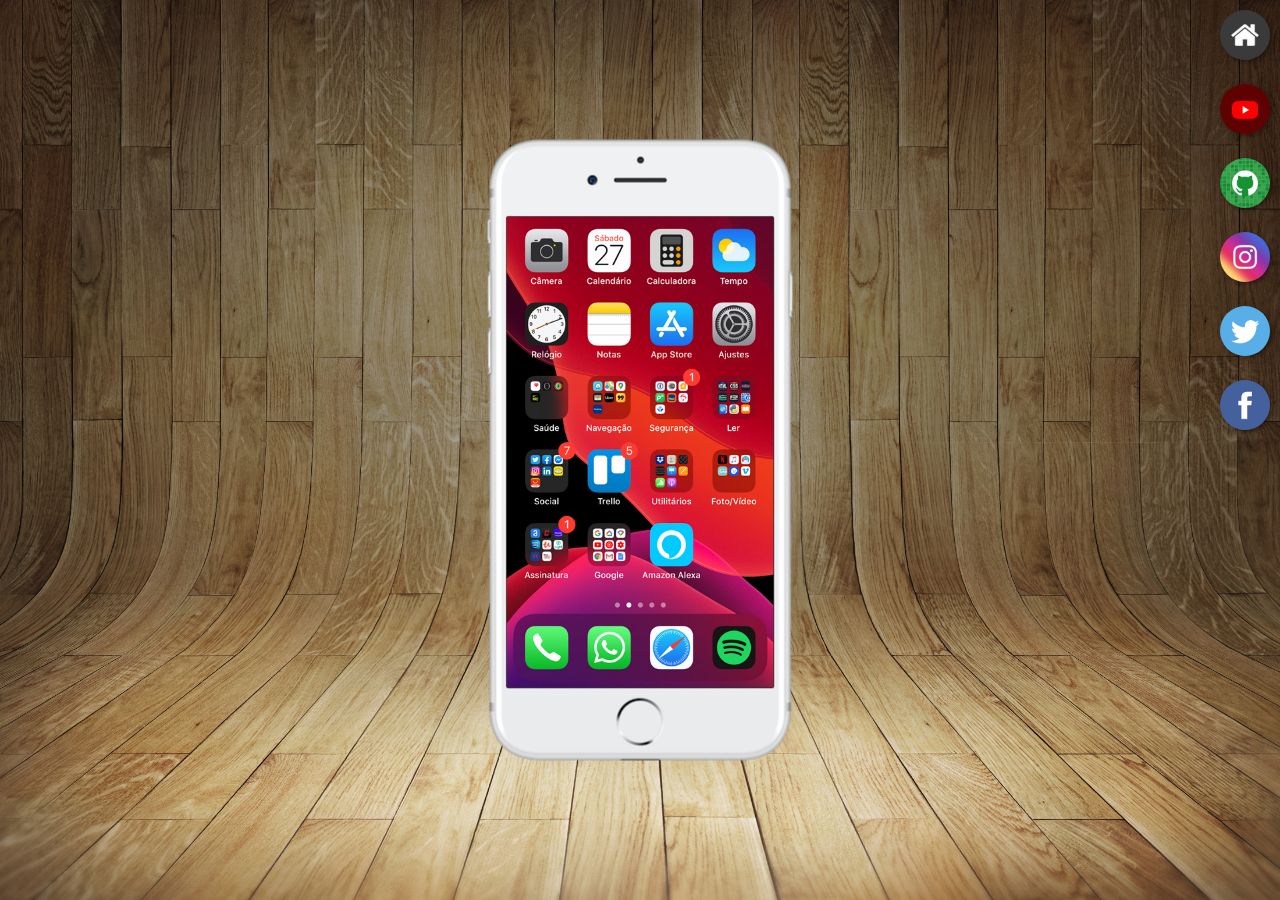
<file: index.html>
<!DOCTYPE html>
<html lang="pt-br">
<head>
    <meta charset="UTF-8">
    <meta name="viewport" content="width=device-width, initial-scale=1.0">
    <link rel="shortcut icon" href="favicon.ico" type="image/x-icon">
    <link rel="stylesheet" href="estilos/style.css">
    <title>Projetos Redes Sociais</title>
</head>
<body>
    <main>
        <section id="telefone">
            <iframe src="home.html" name="tela" id="tela" frameborder="0">
                <p>Seu navegador não é compatível com isso.</p>
            </iframe>
        </section>
        <section id="redes-sociais">
            <a href="home.html" target="tela"><img src="imagens/logo-home.jpg" alt=""></a><br>
            <a href="youtube.html" target="tela"><img src="imagens/logo-youtube.jpg" alt=""></a><br>
            <a href="github.html" target="tela"><img src="imagens/logo-github.jpg" alt=""></a><br>
            <a href="instagram.html" target="tela"><img src="imagens/logo-instagram.jpg" alt=""></a><br>
            <a href="twitter.html" target="tela"><img src="imagens/logo-twitter.jpg" alt=""></a><br>
            <a href="facebook.html" target="tela"><img src="imagens/logo-facebook.jpg" alt=""></a>
        </section>
    </main>
</body>
</html>
</file>
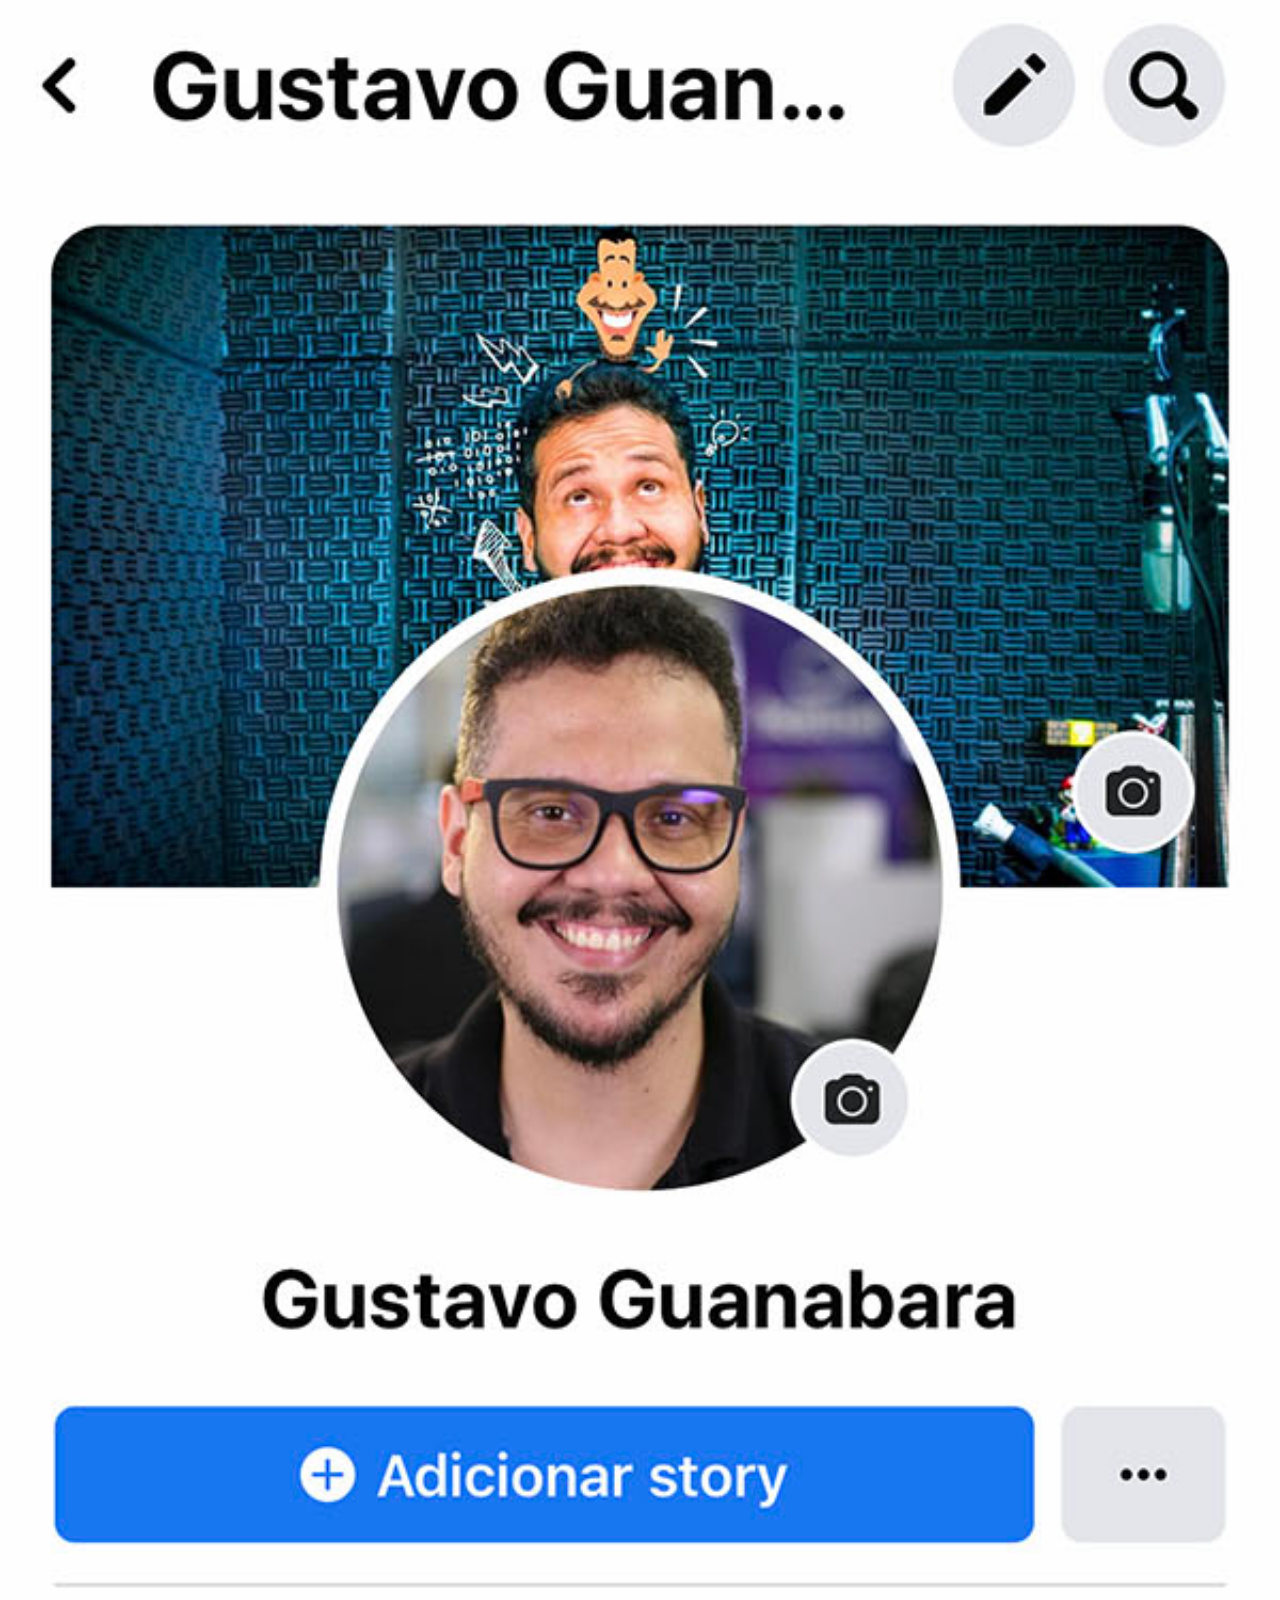
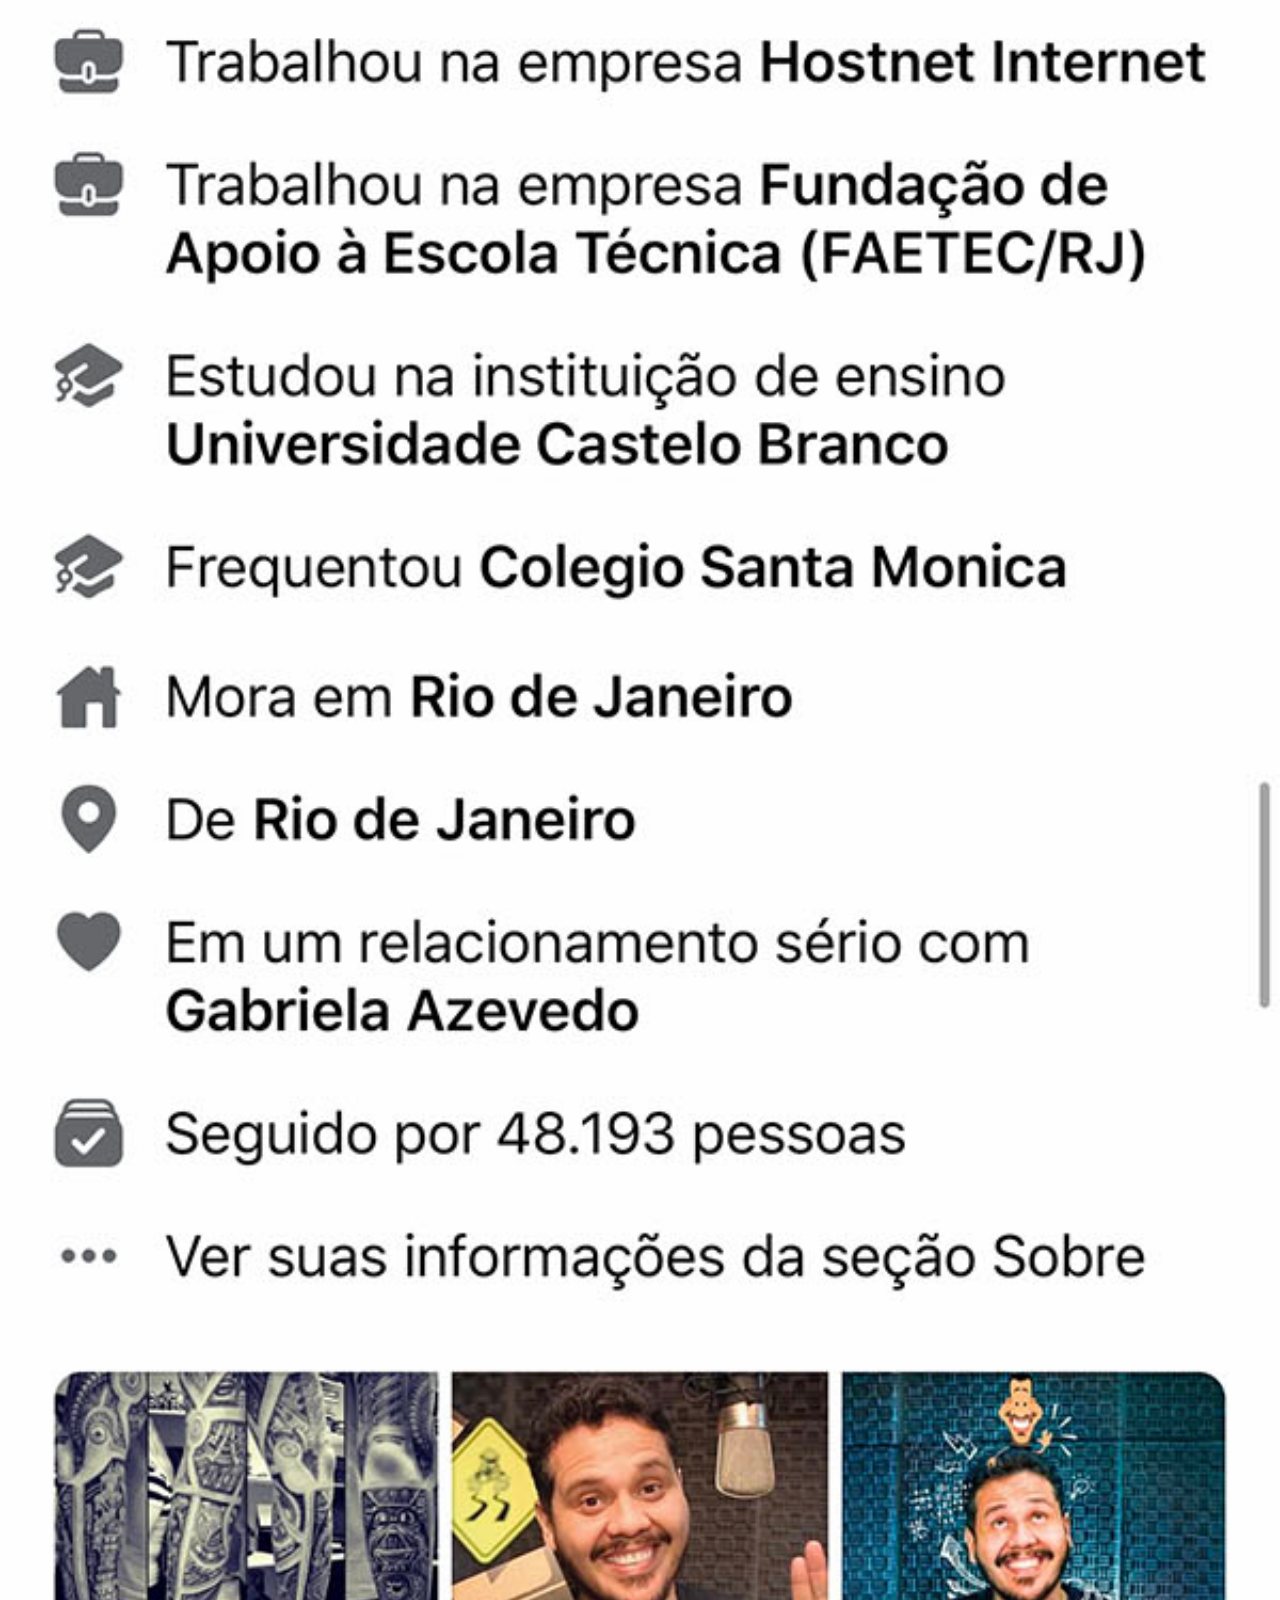
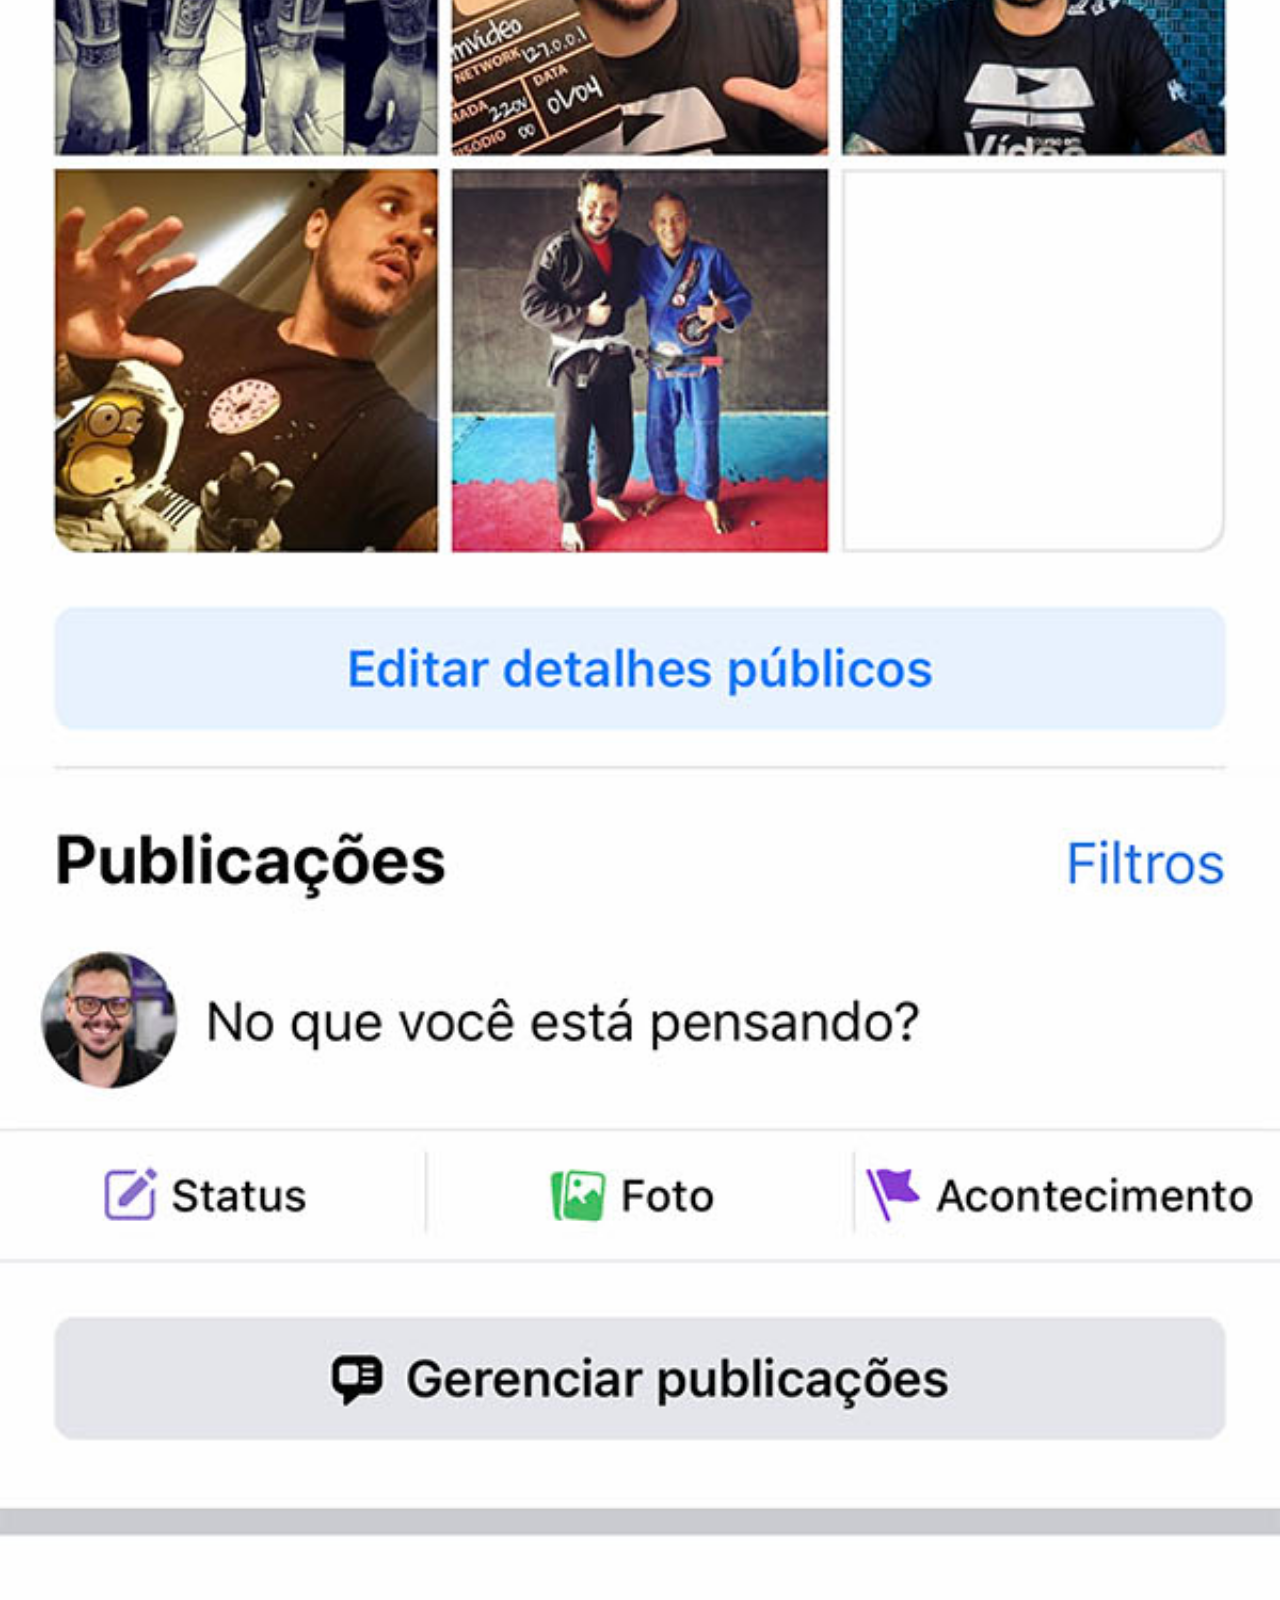
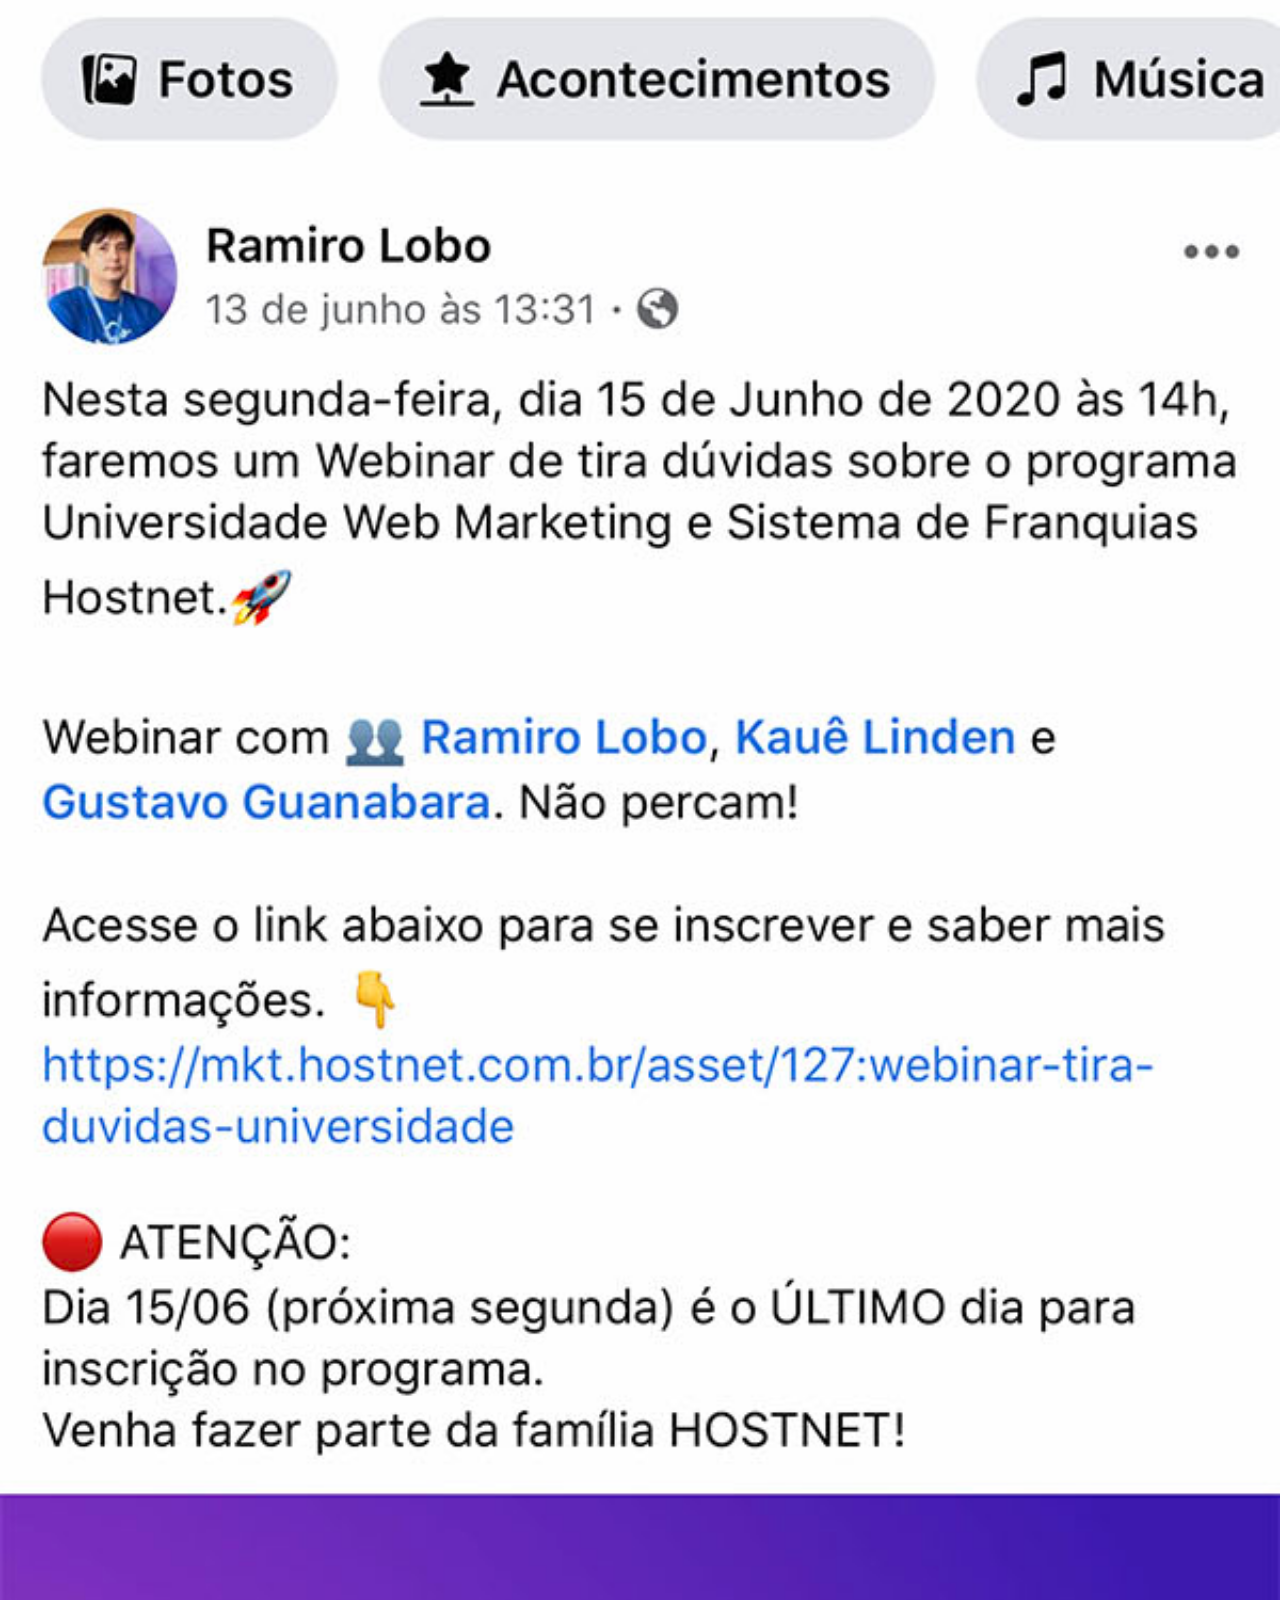
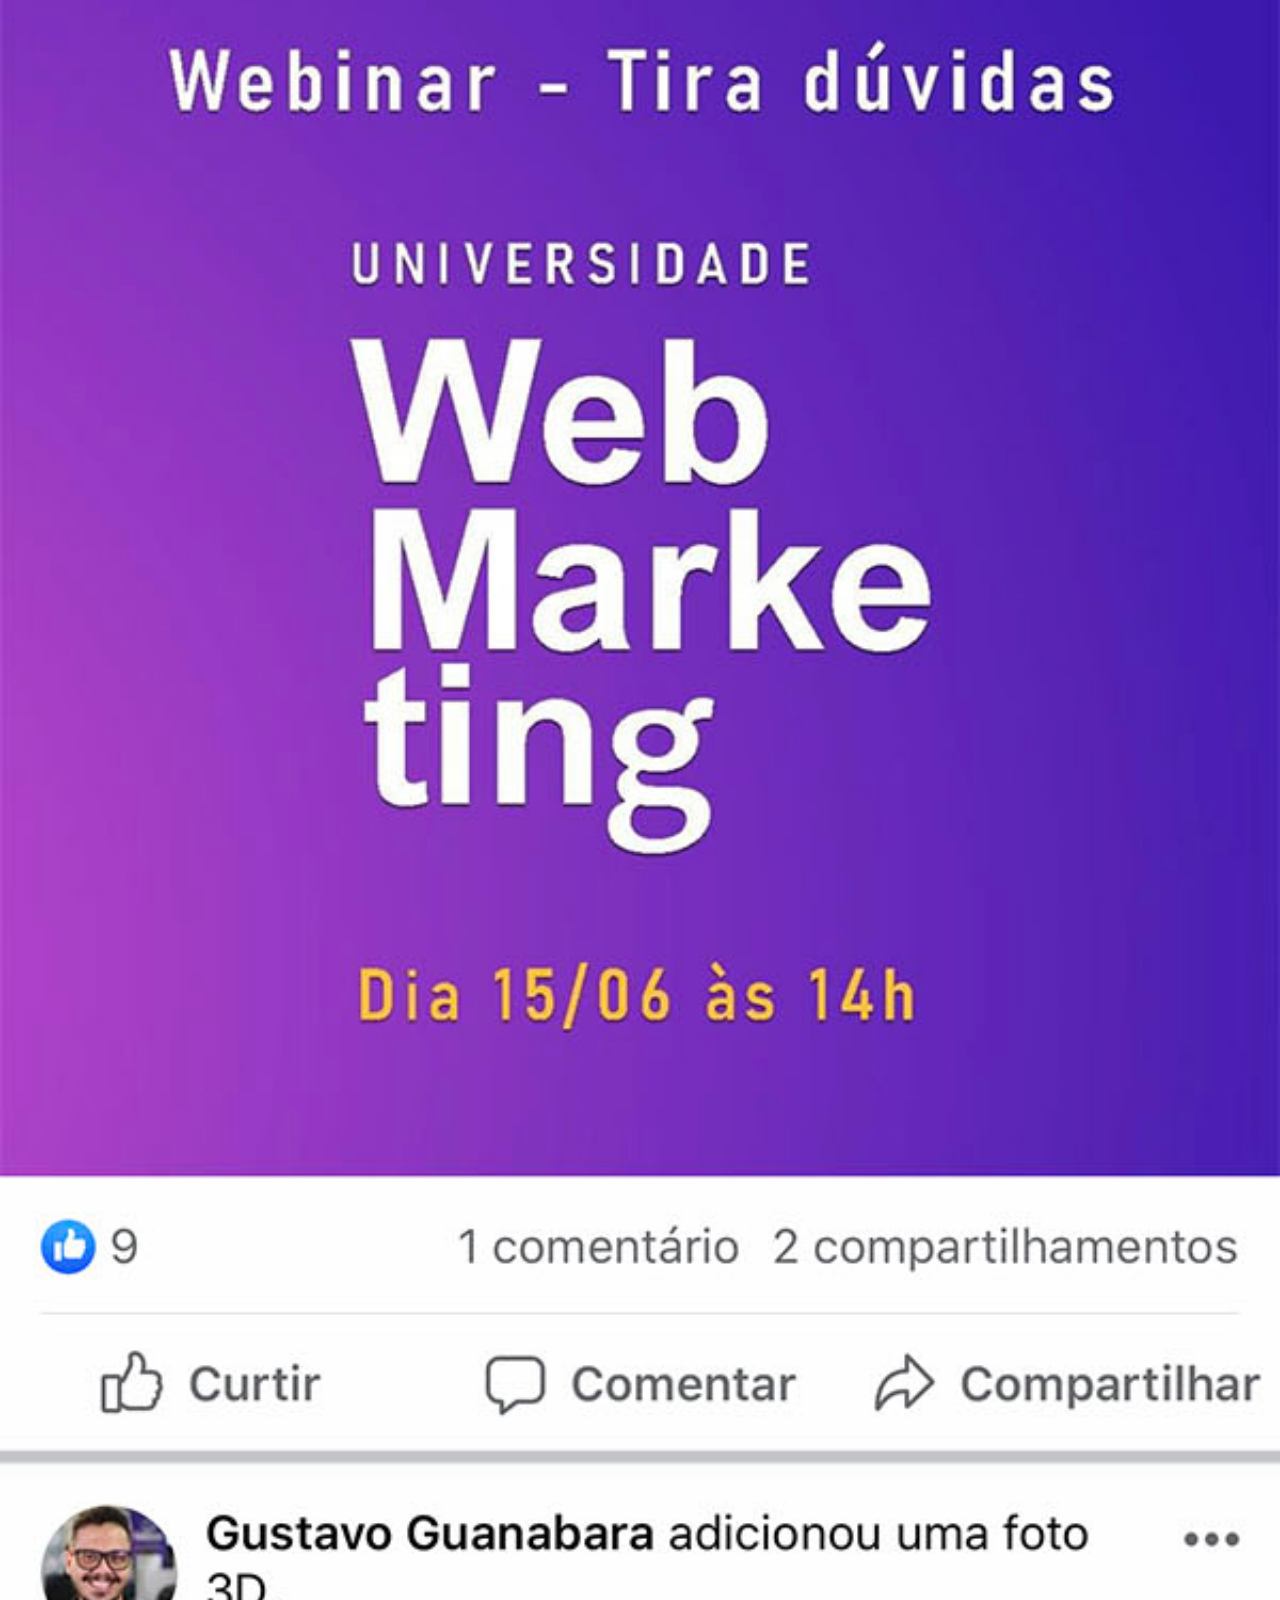
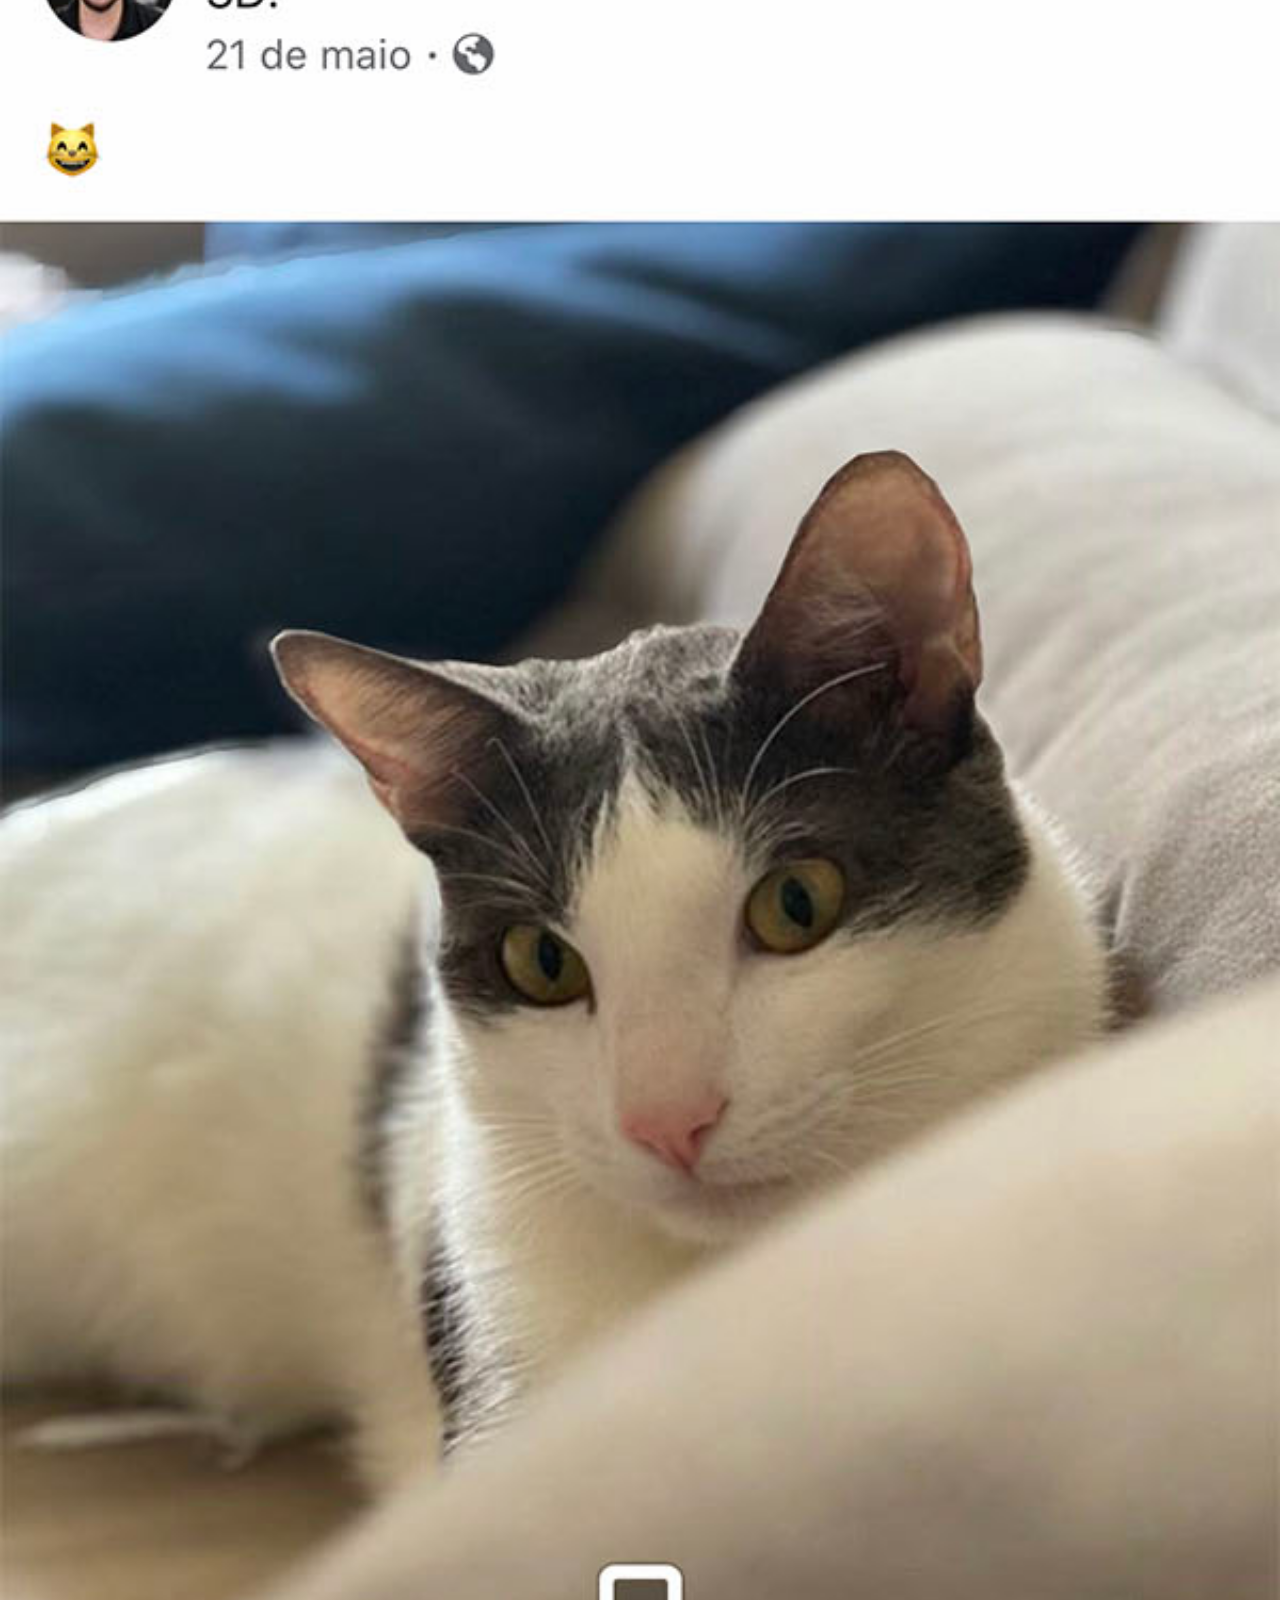
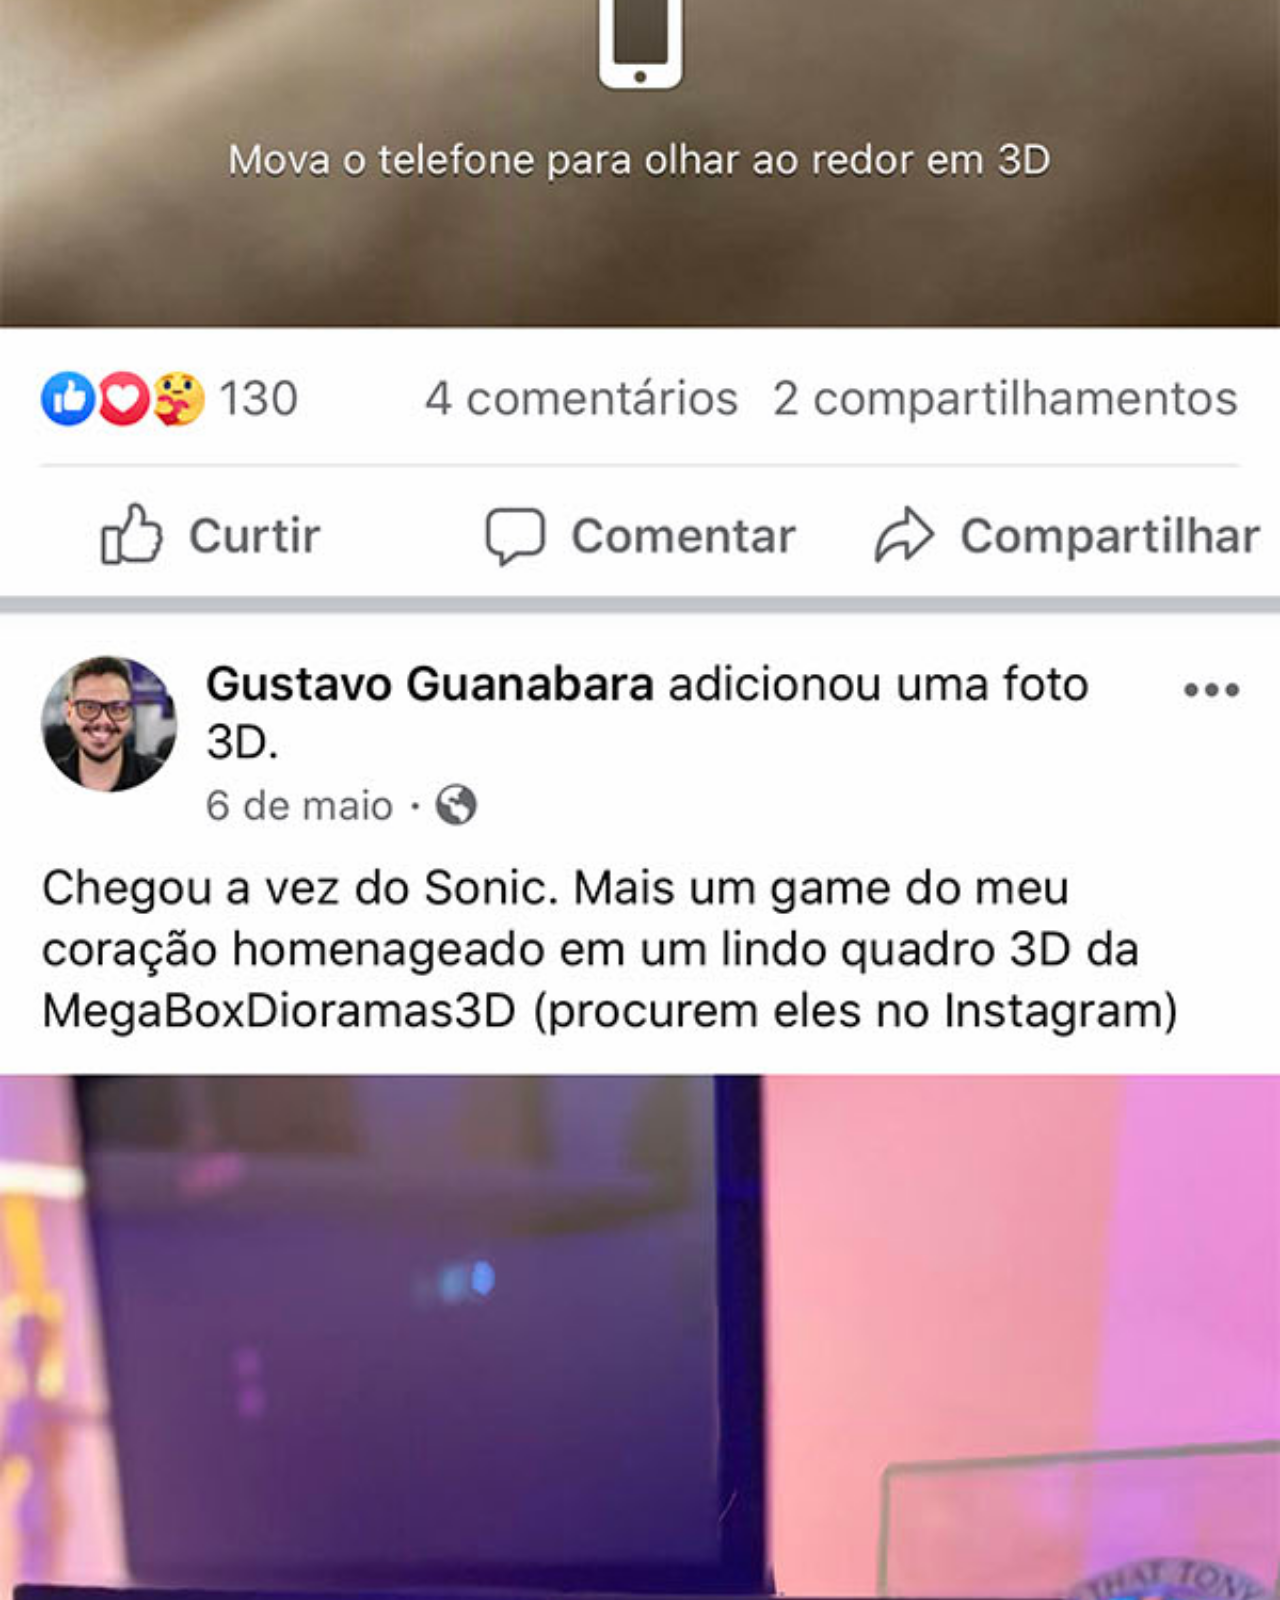
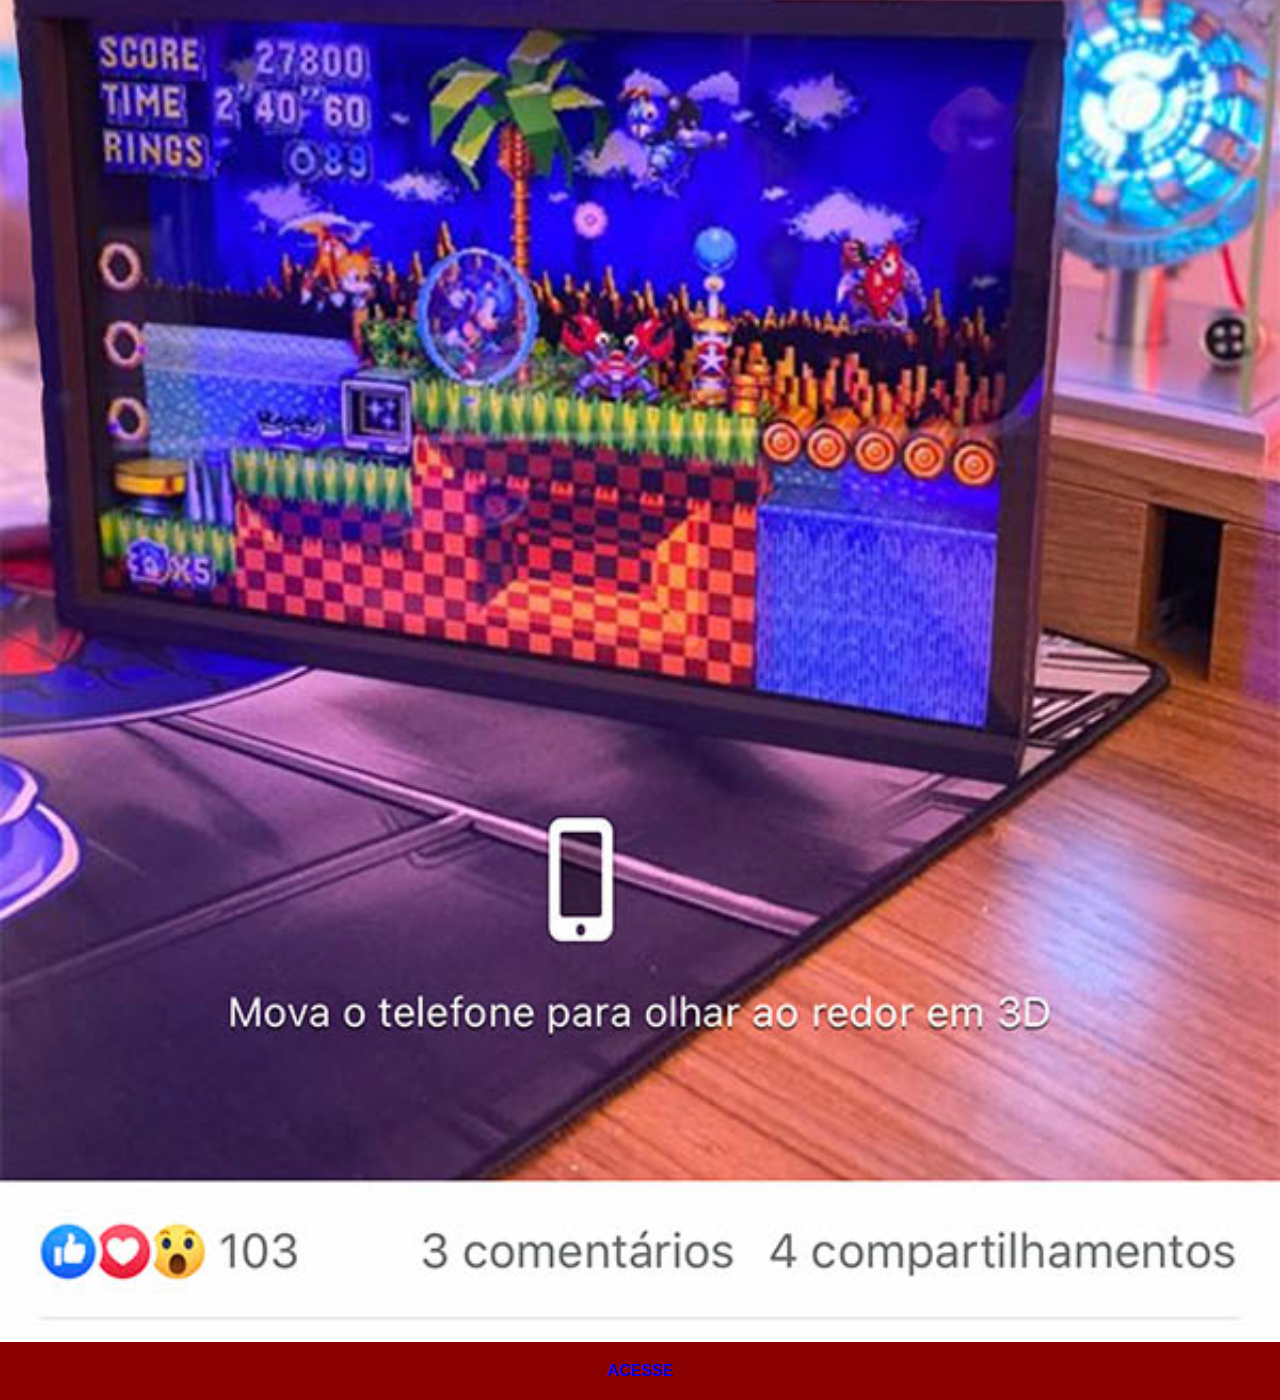
<file: facebook.html>
<!DOCTYPE html>
<html lang="pt-br">
<head>
    <meta charset="UTF-8">
    <meta name="viewport" content="width=device-width, initial-scale=1.0">
    <title>Facebook</title>
    <link rel="stylesheet" href="estilos/social.css">
</head>
<body>
    <img src="imagens/tela-facebook.jpg" alt="Facebook">
    <a href="https://www.facebook.com/gustavoguanabara" target="_blank">ACESSE</a>
</body>
</html>
</file>
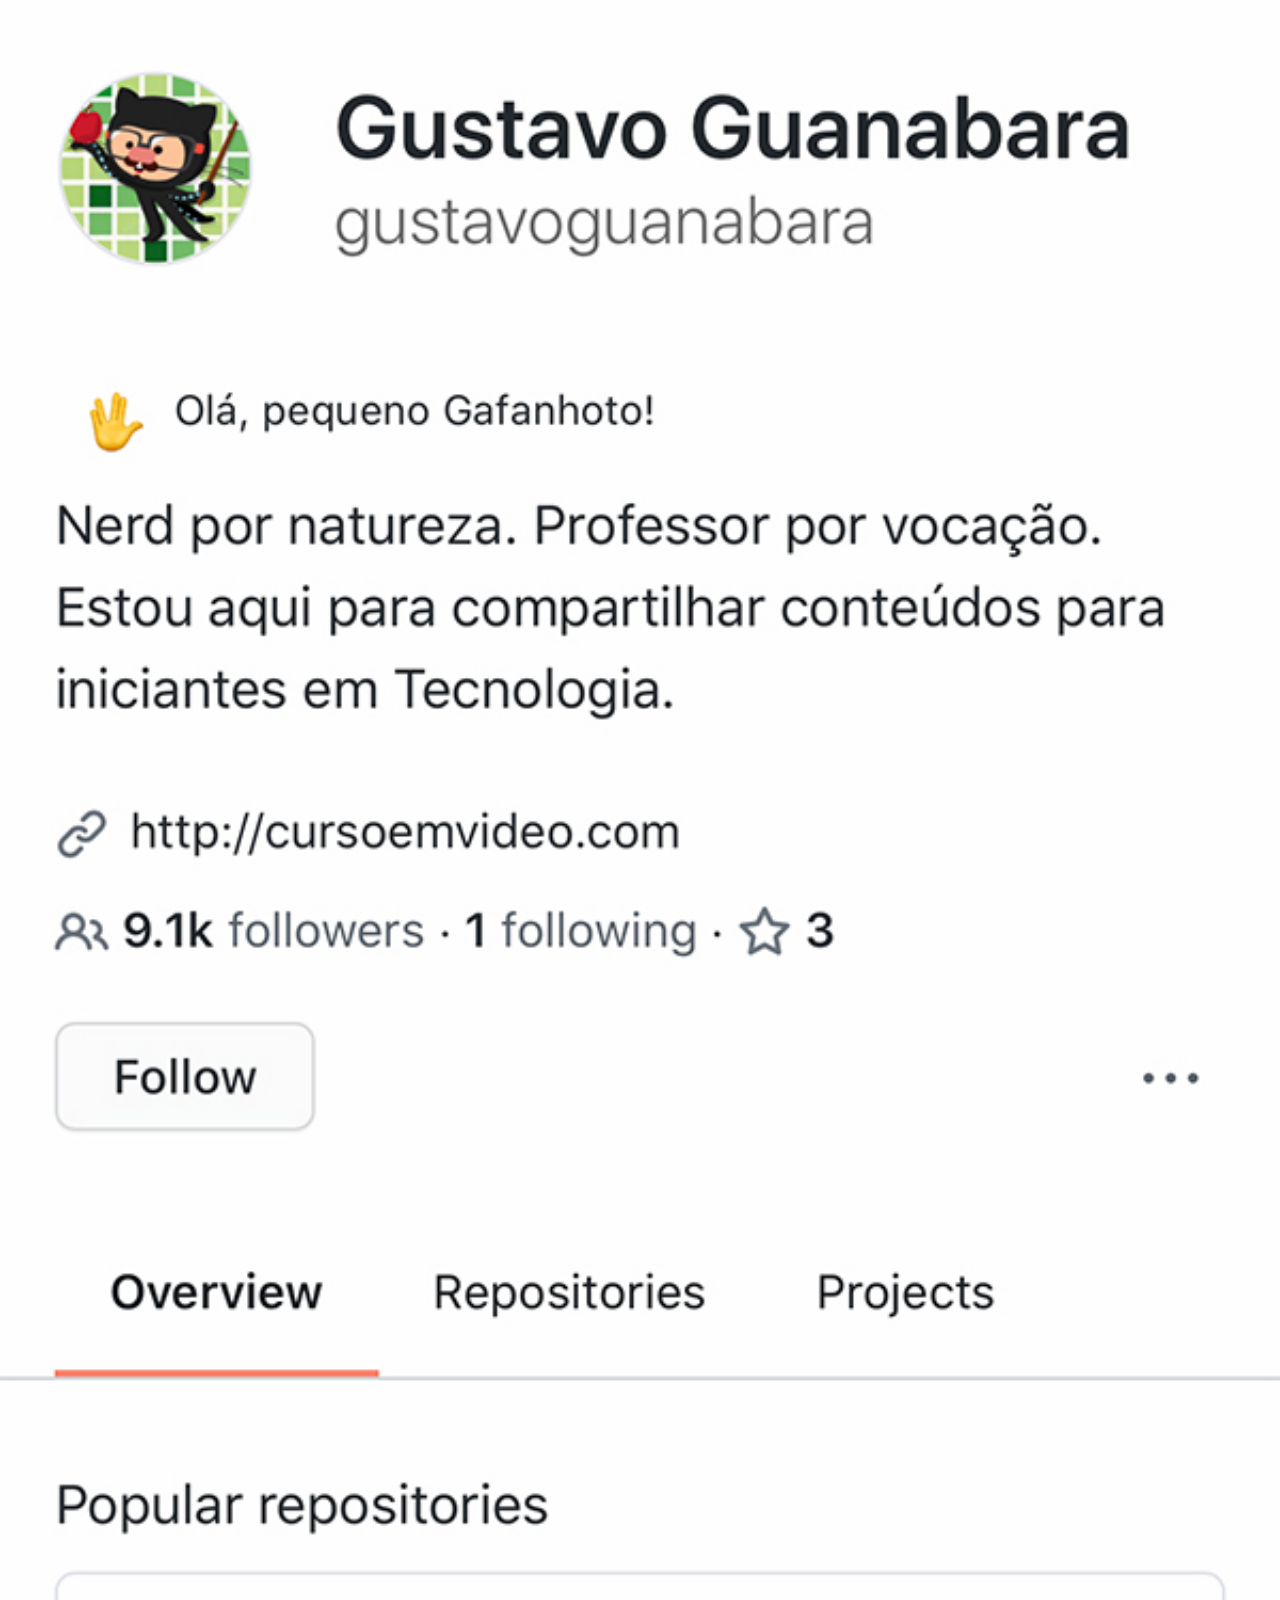
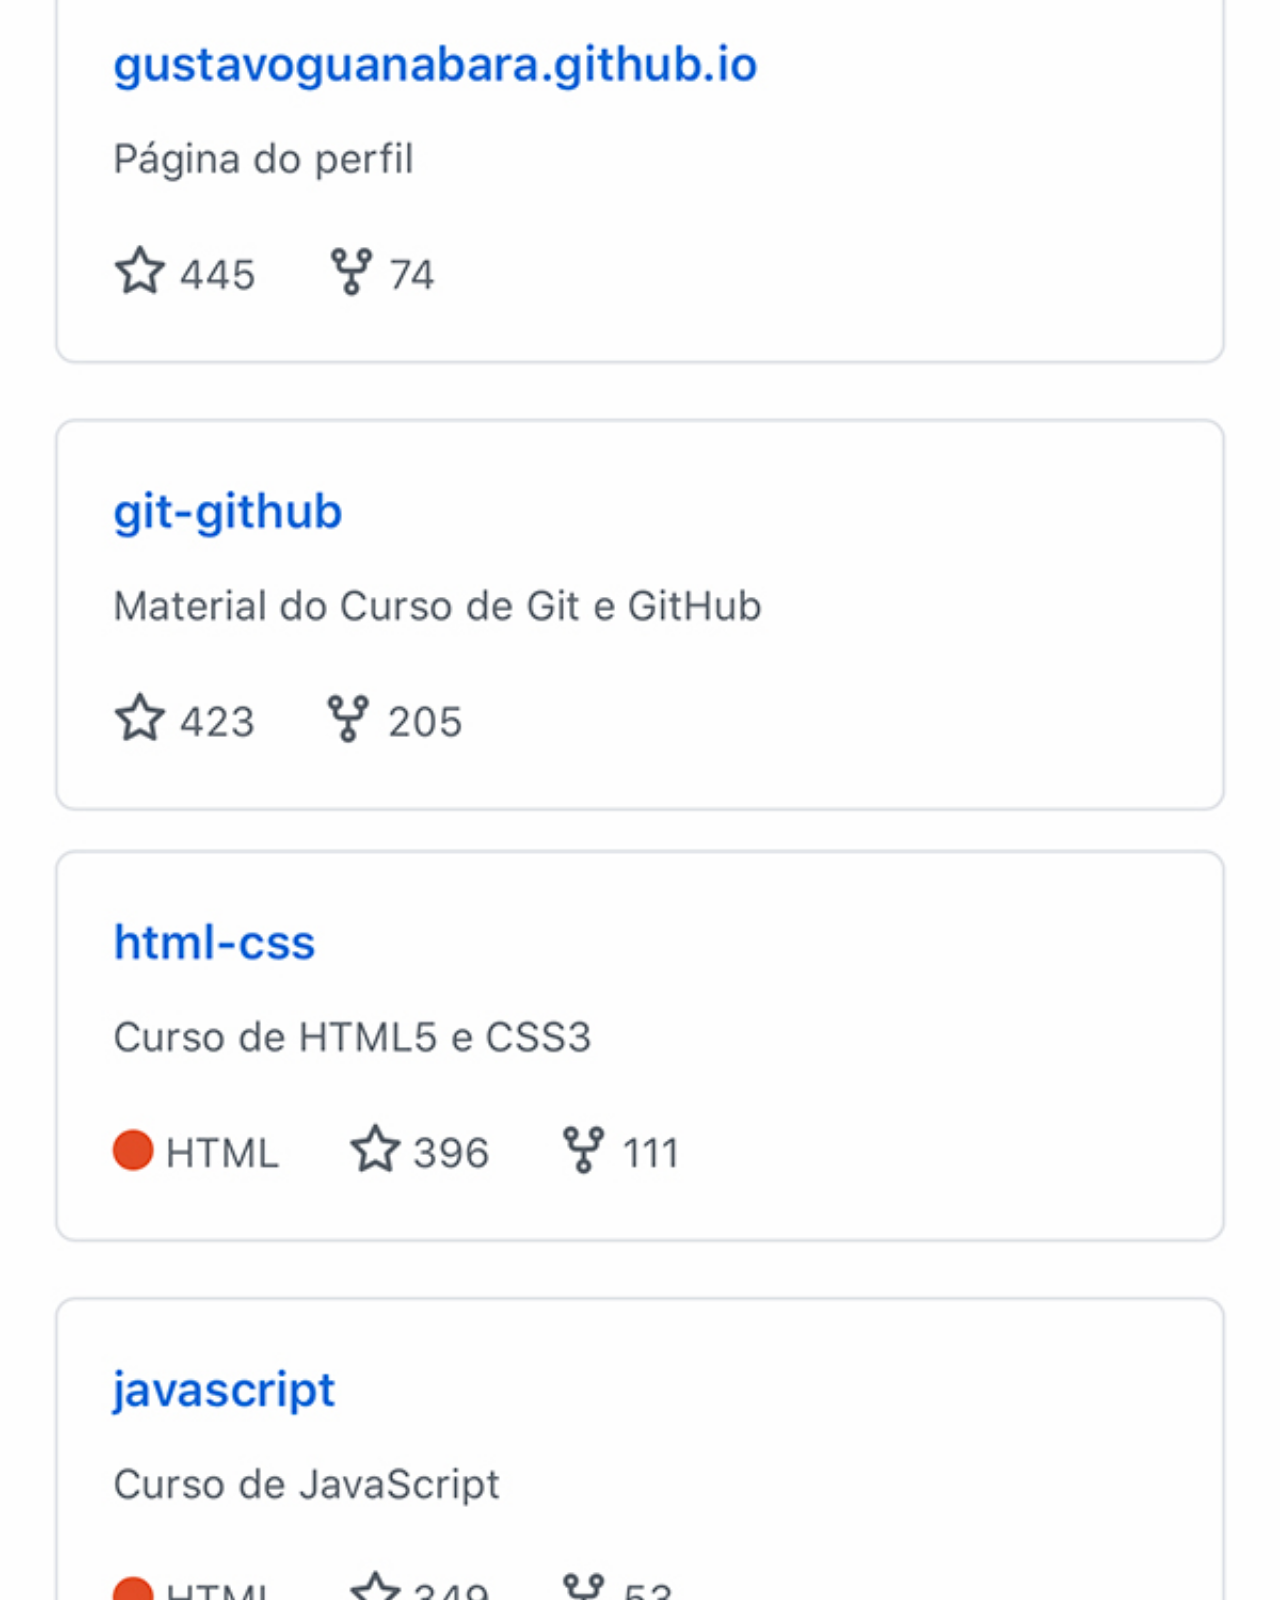
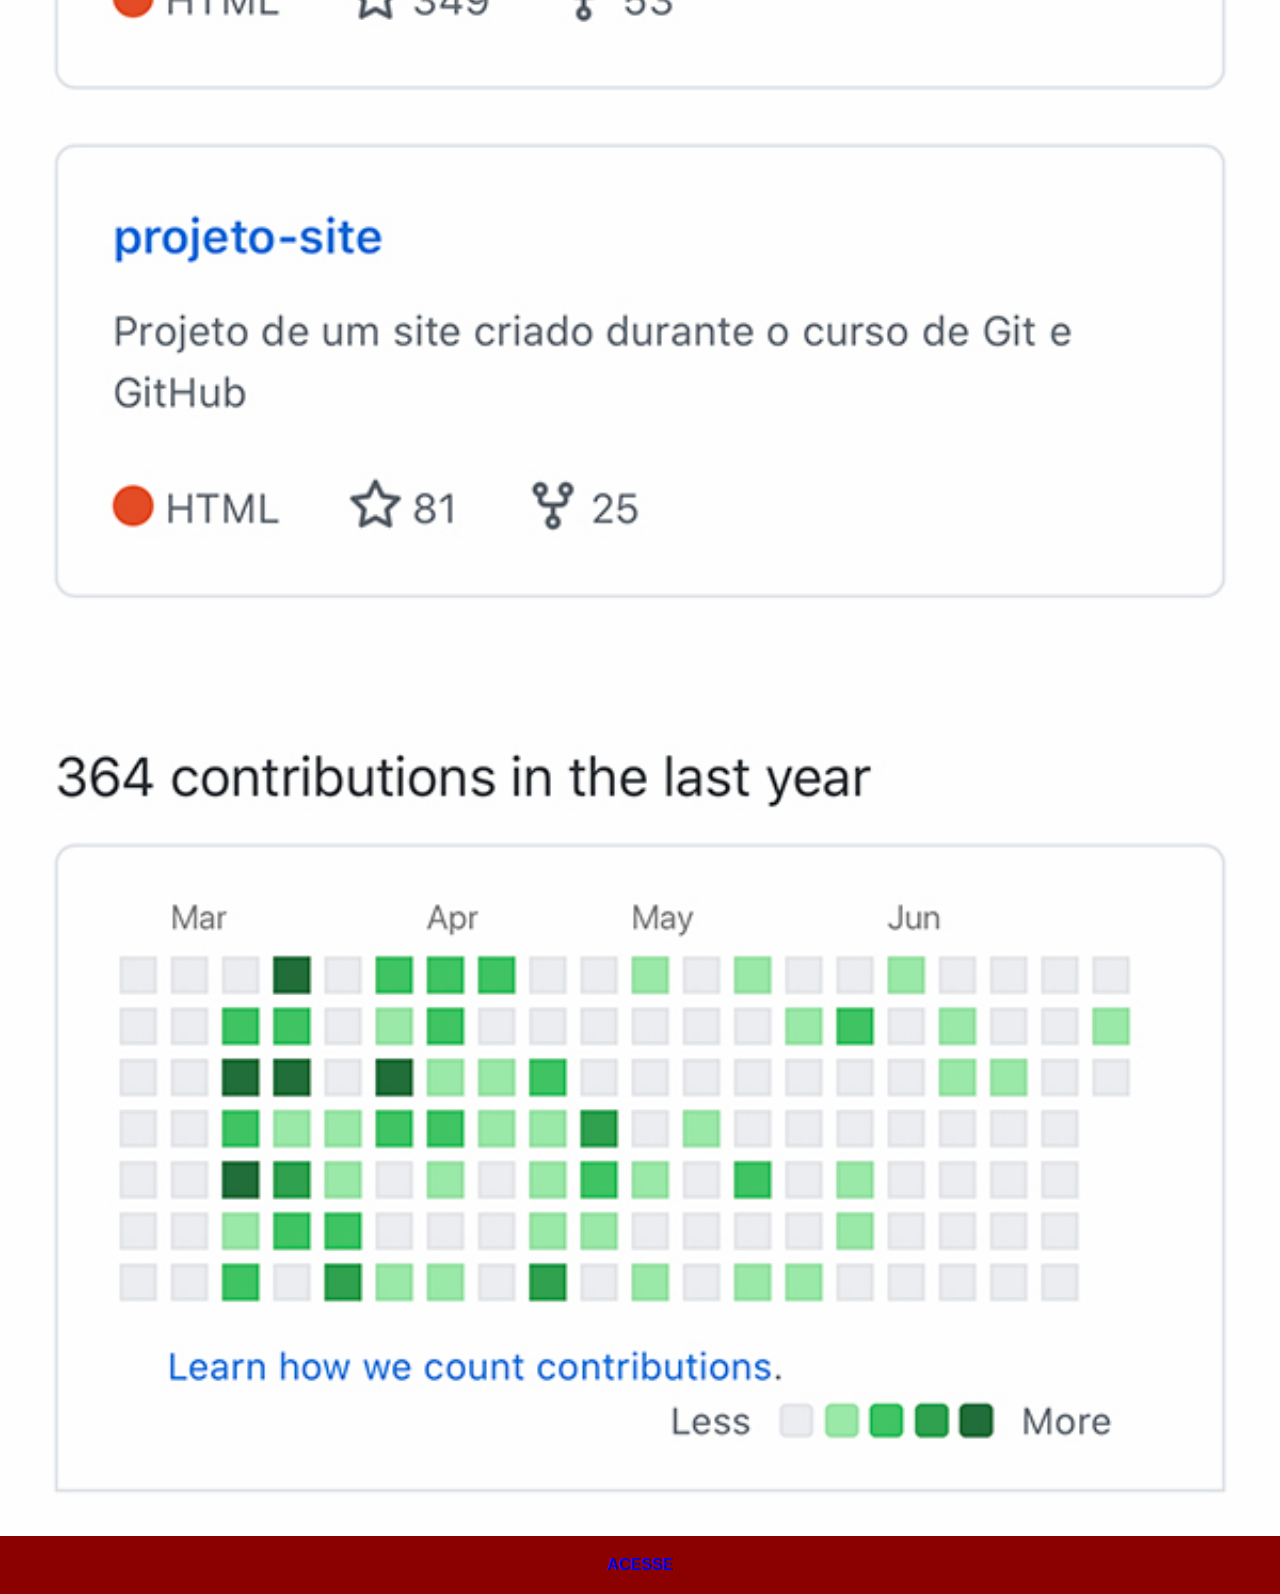
<file: github.html>
<!DOCTYPE html>
<html lang="pt-br">
<head>
    <meta charset="UTF-8">
    <meta name="viewport" content="width=device-width, initial-scale=1.0">
    <title>GitHub</title>
    <link rel="stylesheet" href="estilos/social.css">
</head>
<body>
    <img src="imagens/tela-github.jpg" alt="GitHub">
    <a href="https://github.com/gustavoguanabara/" target="_blank">ACESSE</a>
</body>
</html>
</file>
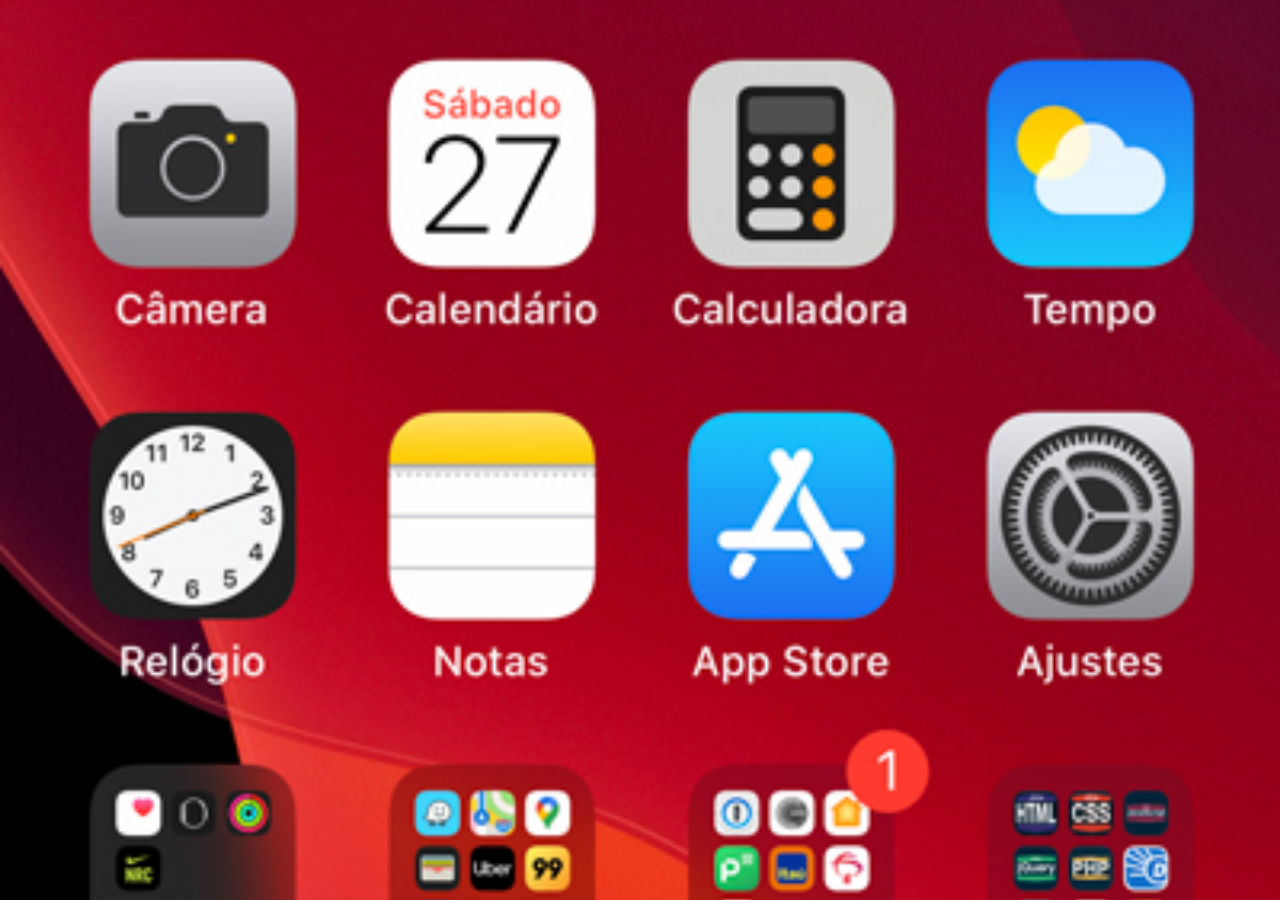
<file: home.html>
<!DOCTYPE html>
<html lang="pt-br">
<head>
    <meta charset="UTF-8">
    <meta name="viewport" content="width=device-width, initial-scale=1.0">
    <title>Home</title>
</head>
<style>
    *{
        margin: 0px;
        padding: 0px;
    }

    body {
        width: 100vw;
        height: 100vh;
        background: black url('/imagens/tela-home.jpg') no-repeat top center;
        background-size: cover;
    }
</style>
<body>
    
</body>
</html>
</file>
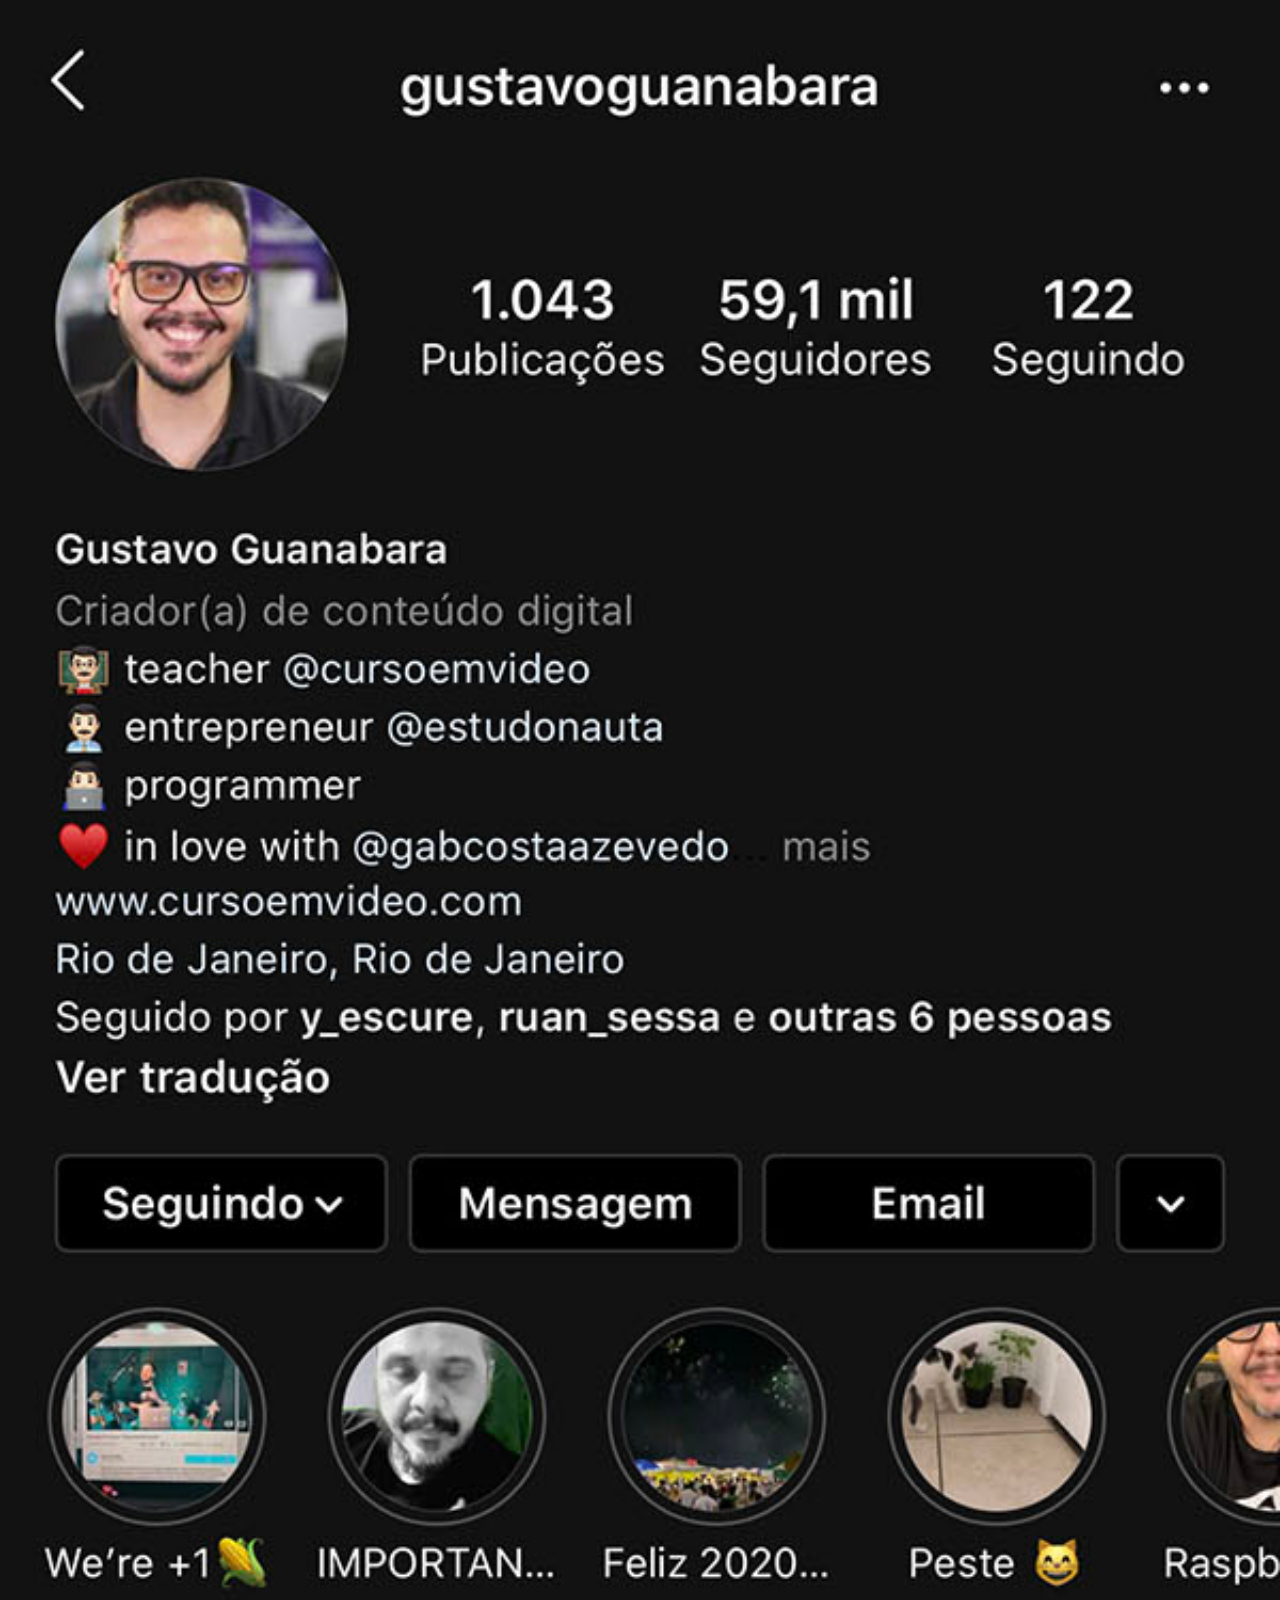
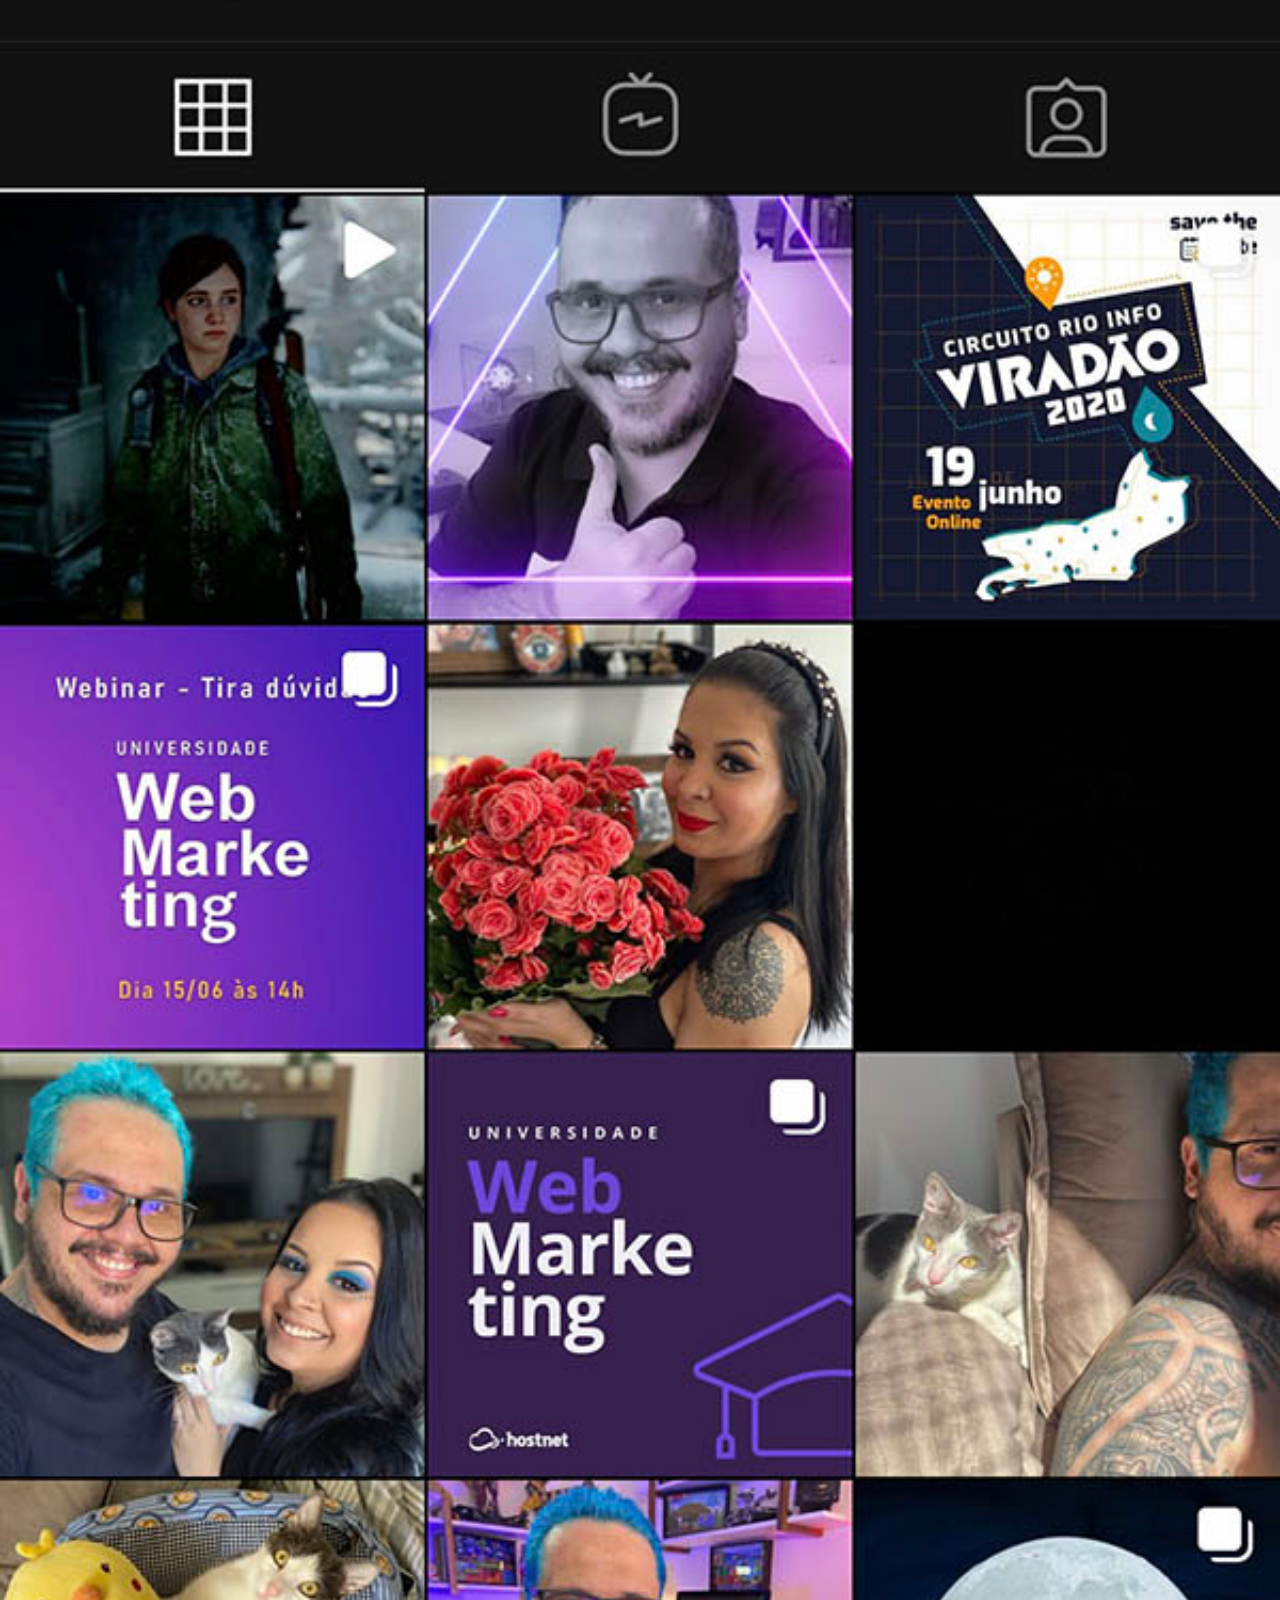
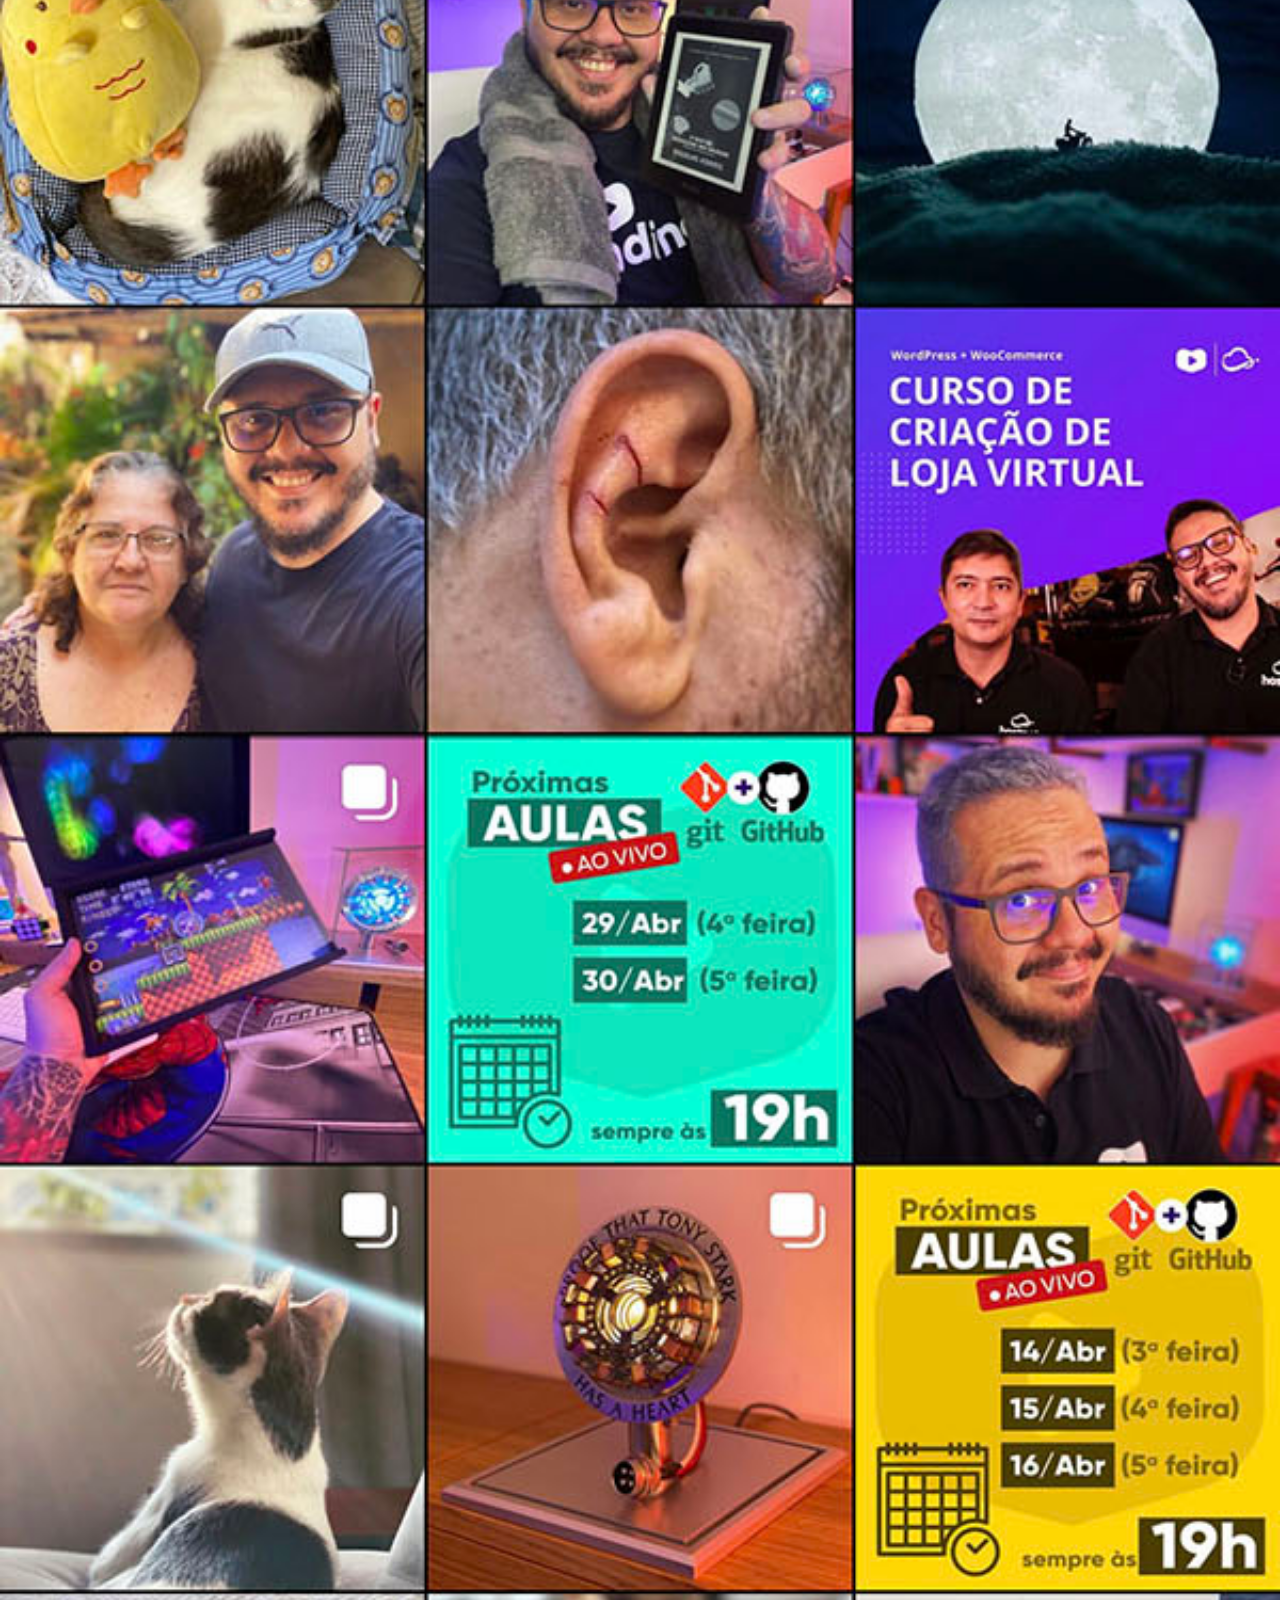
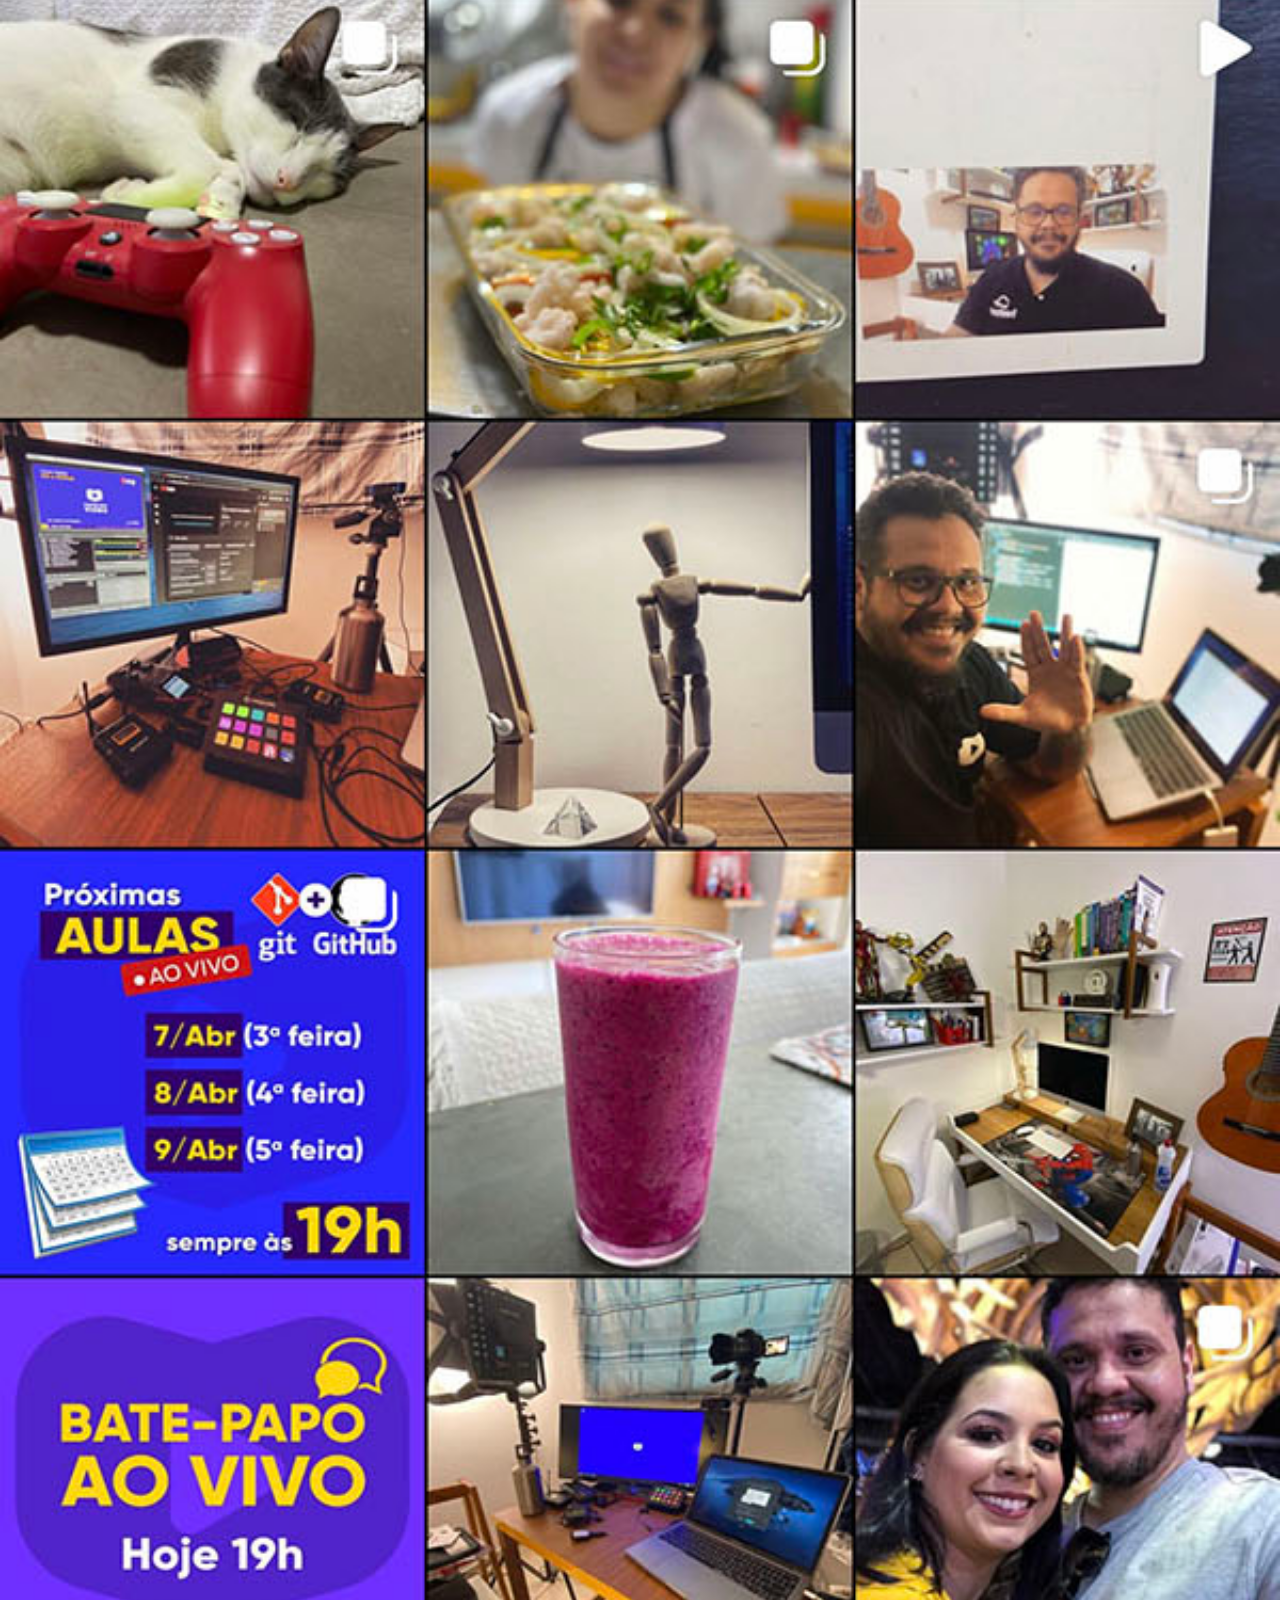
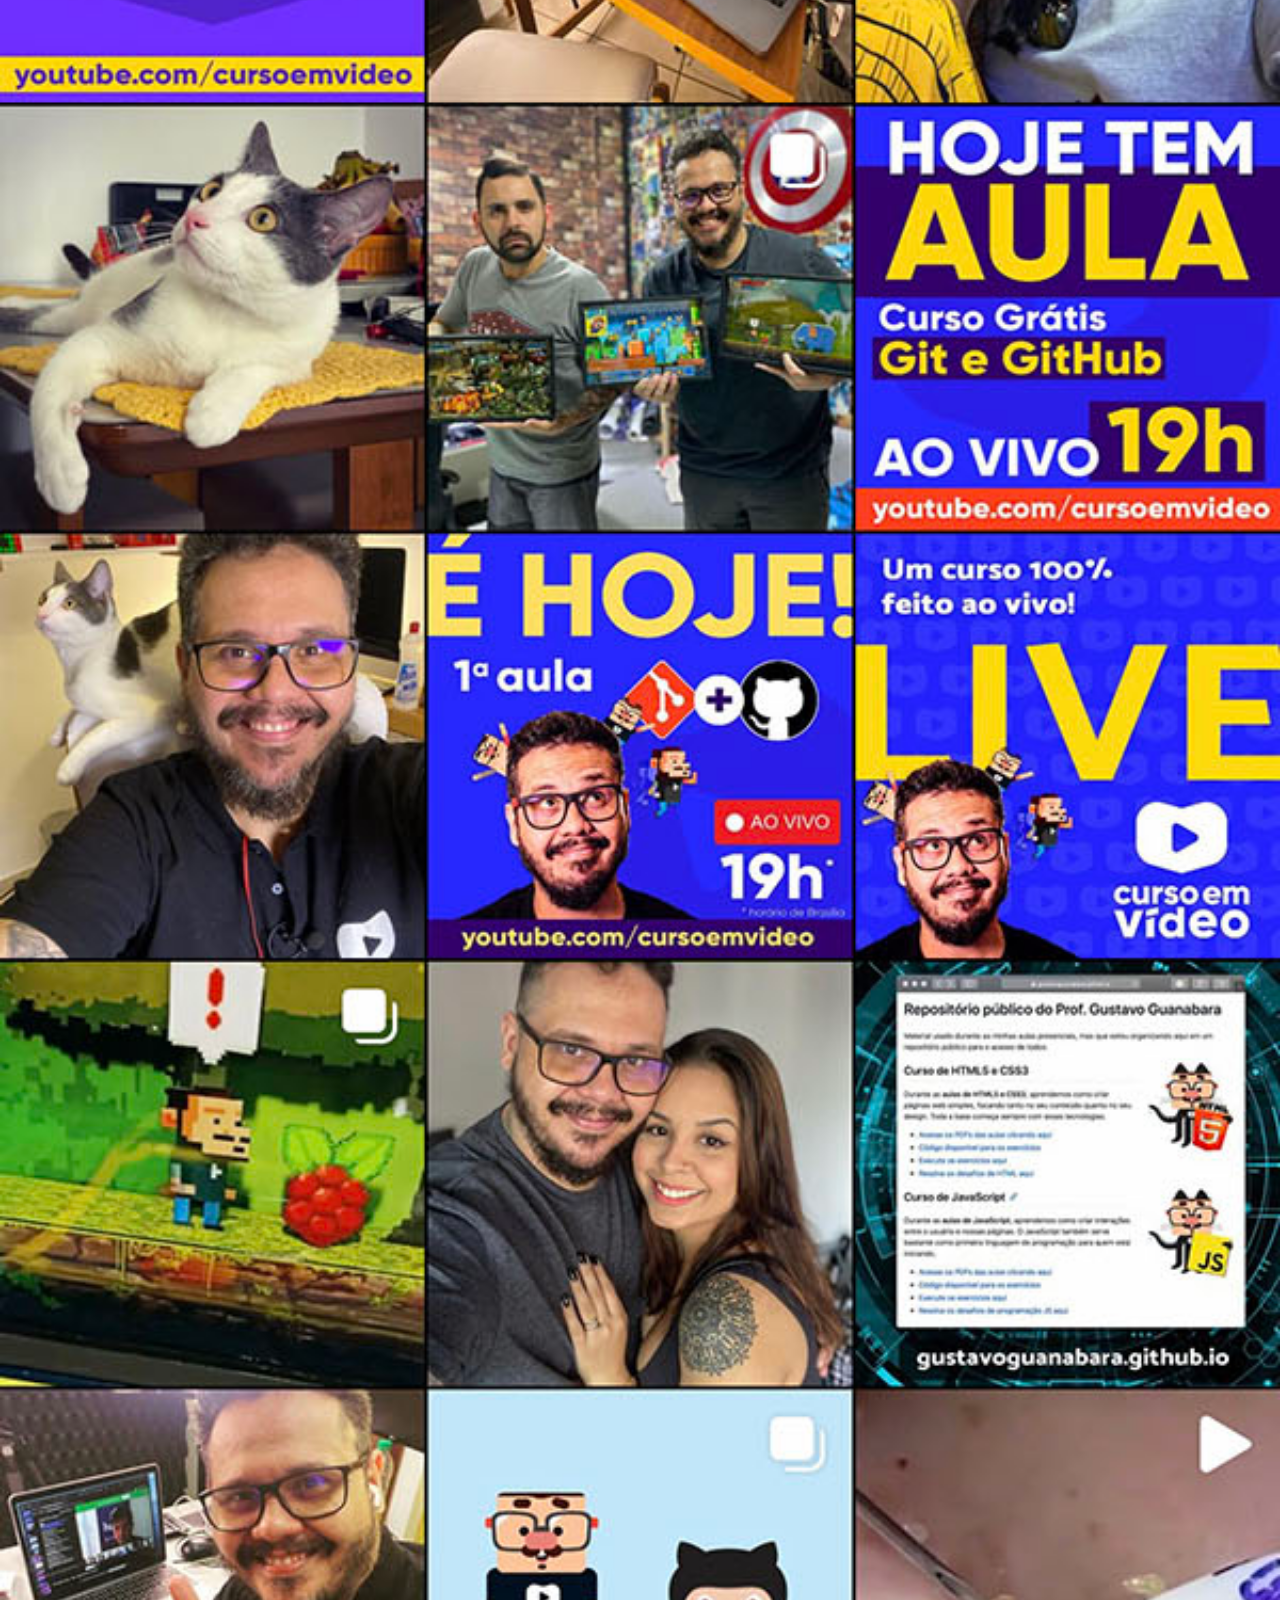
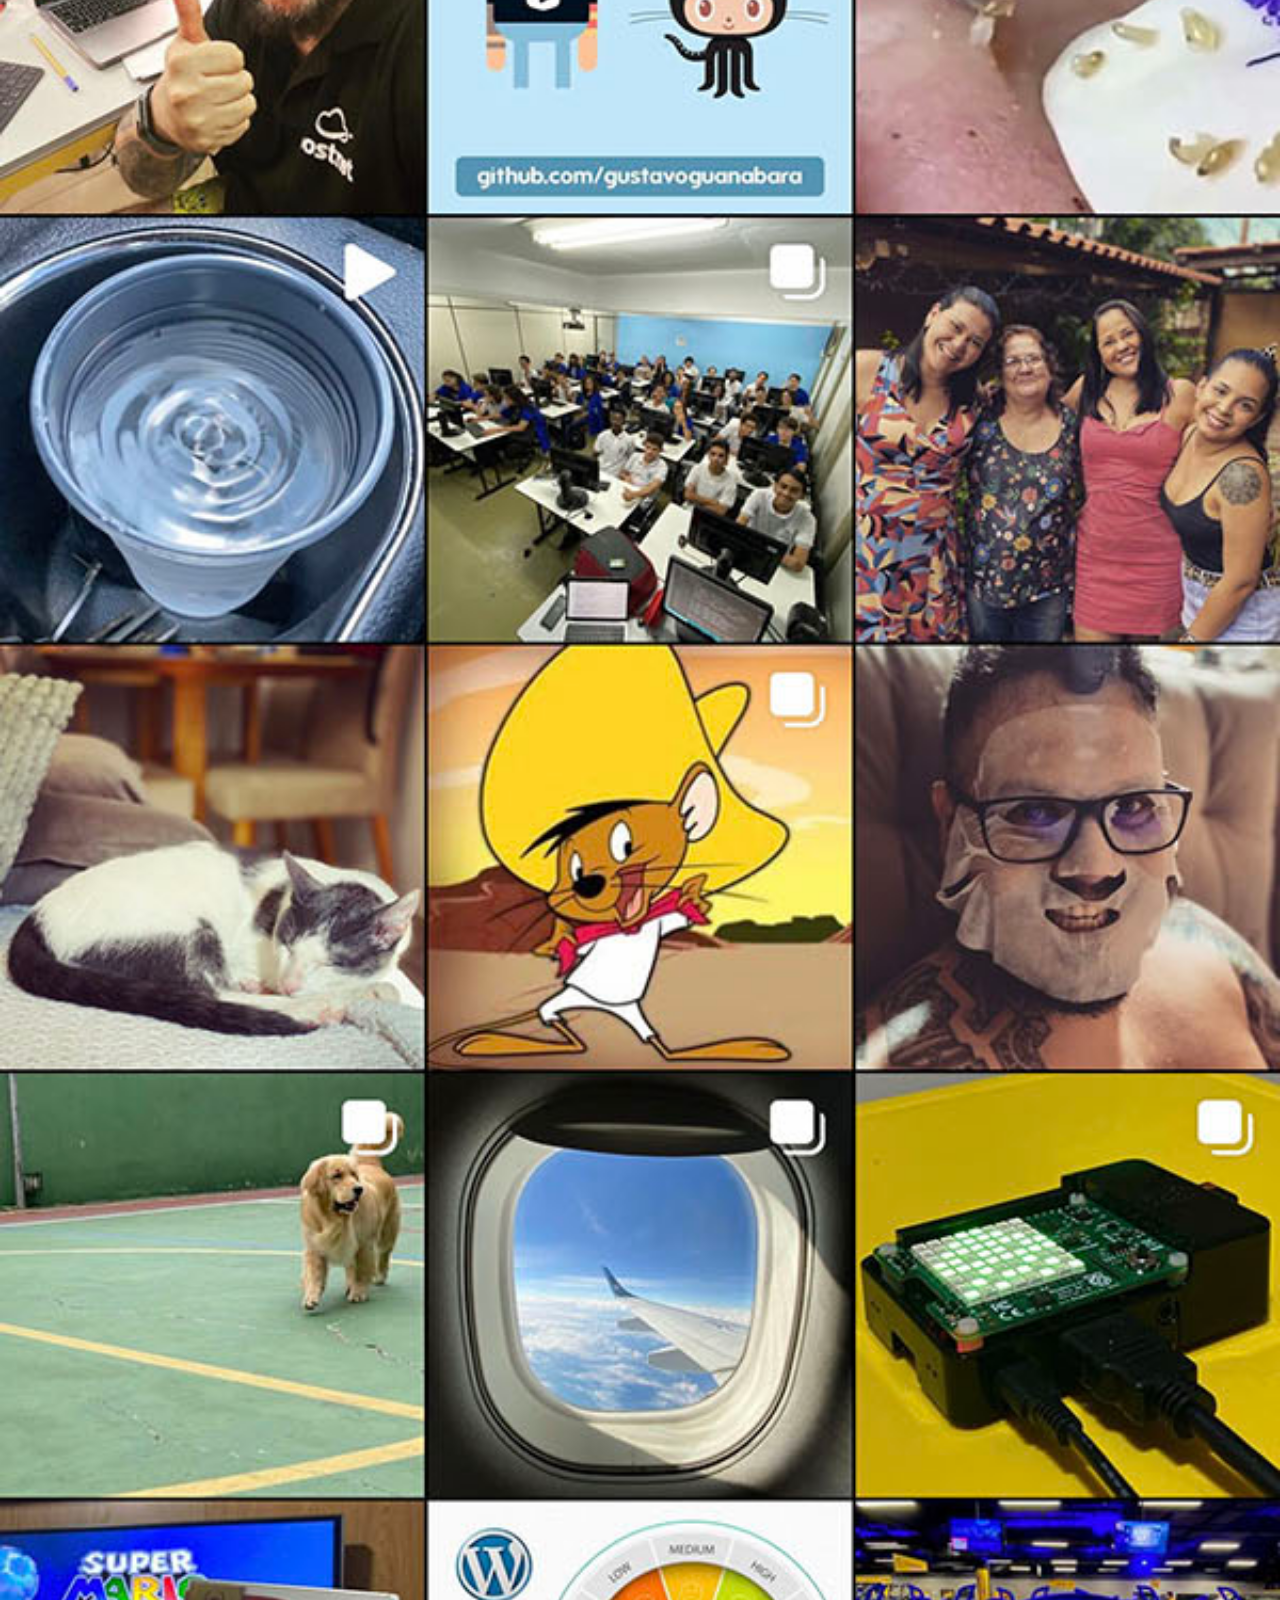
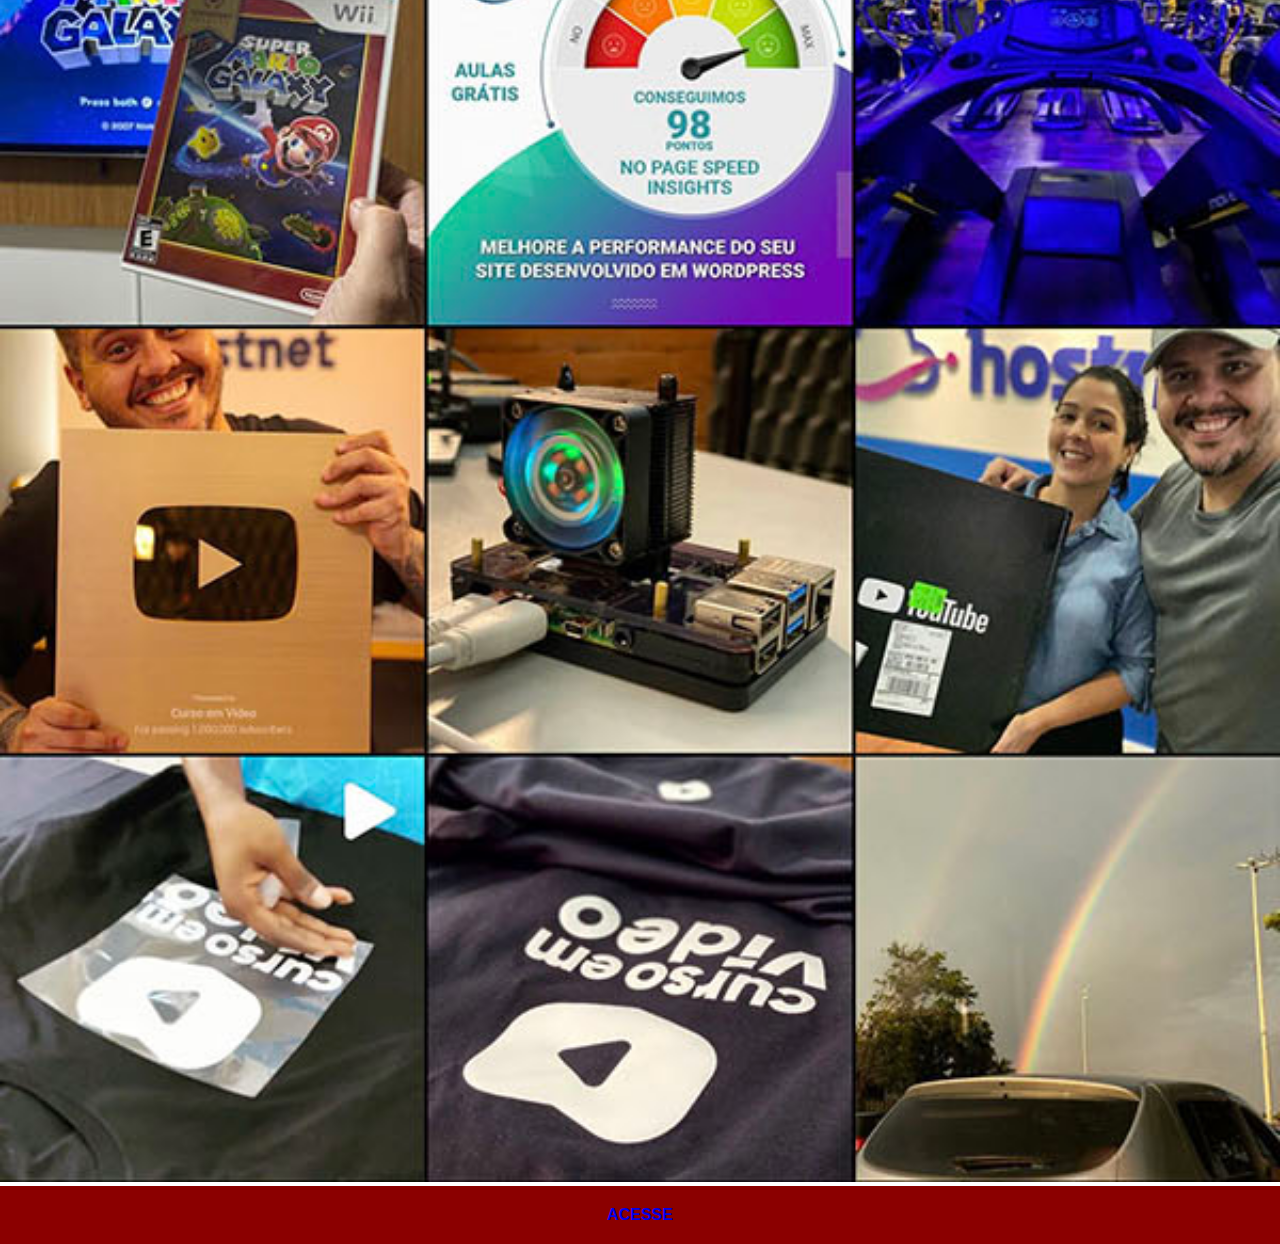
<file: instagram.html>
<!DOCTYPE html>
<html lang="pt-br">
<head>
    <meta charset="UTF-8">
    <meta name="viewport" content="width=device-width, initial-scale=1.0">
    <title>Instagram</title>
    <link rel="stylesheet" href="estilos/social.css">
</head>
<body>
    <img src="imagens/tela-instagram.jpg" alt="Instagram">
    <a href="https://www.instagra.com/gustavoguanabara" target="_blank">ACESSE</a>
</body>
</html>
</file>
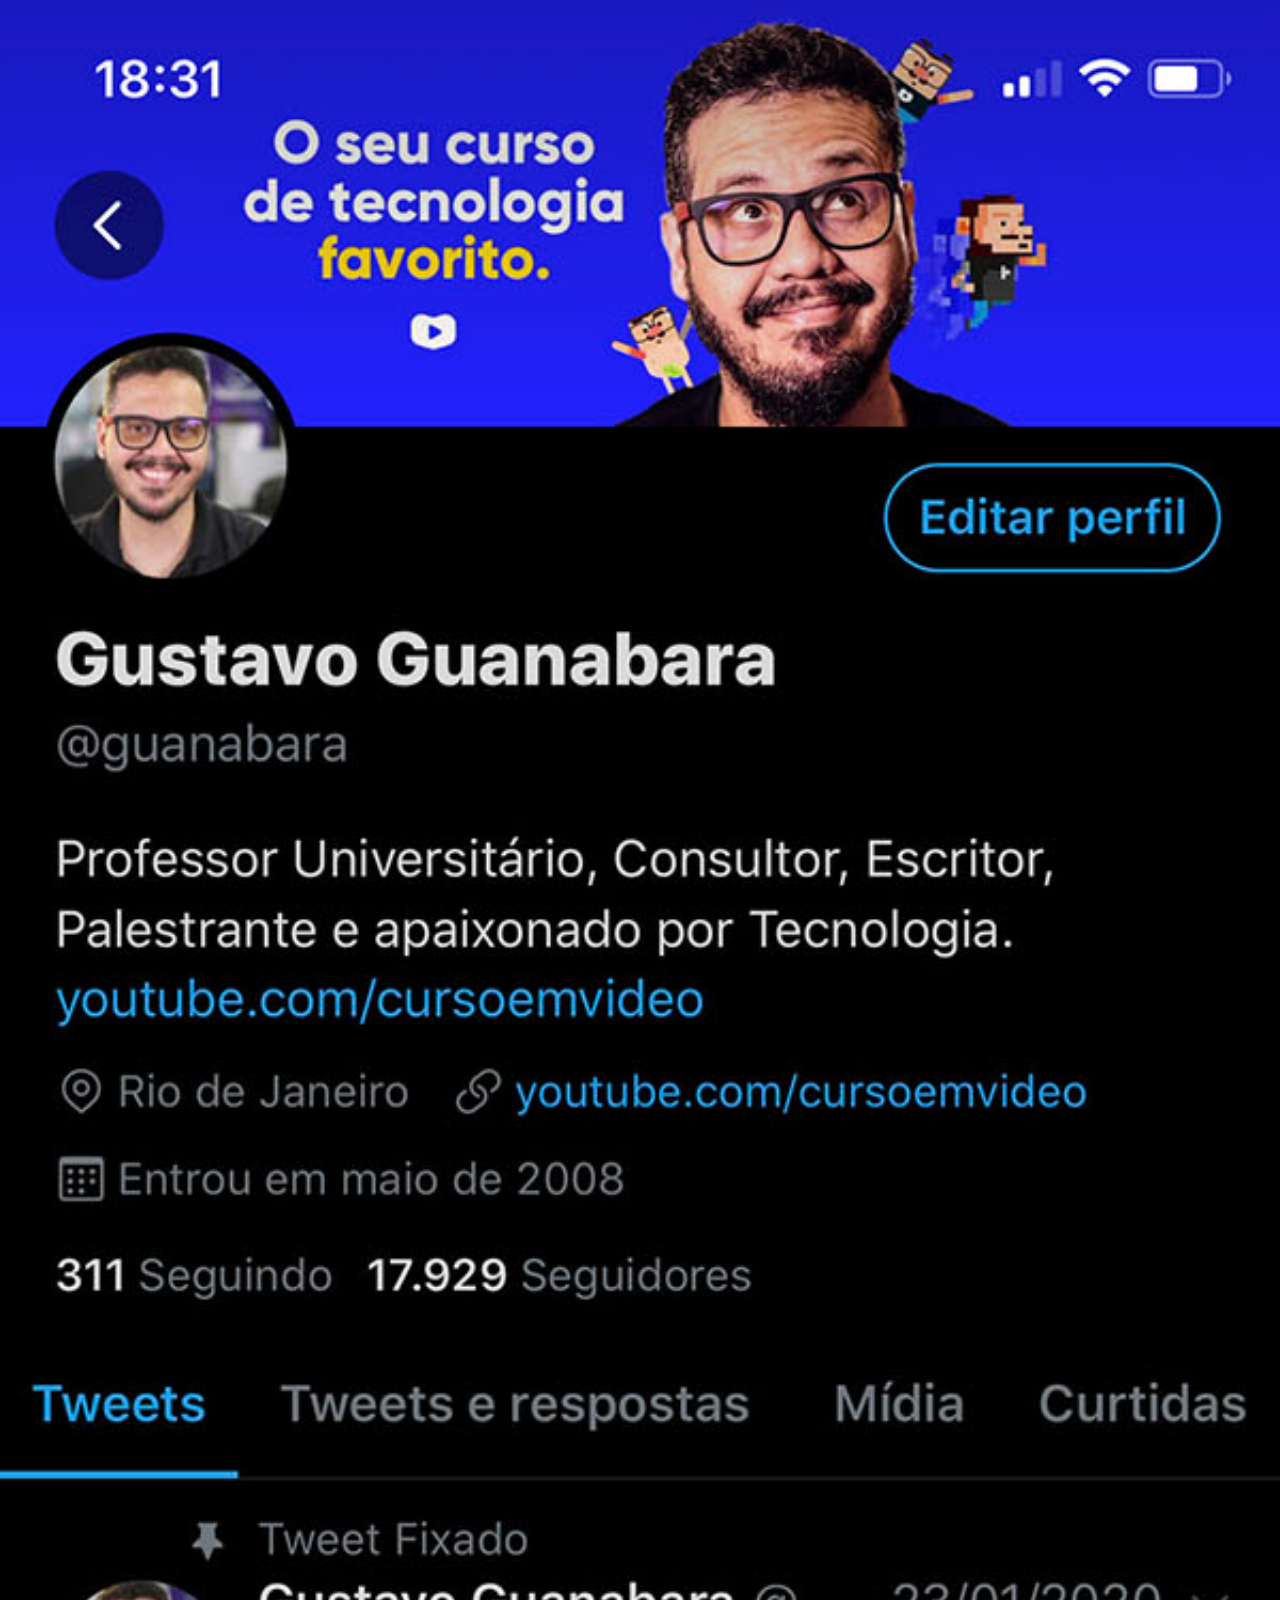
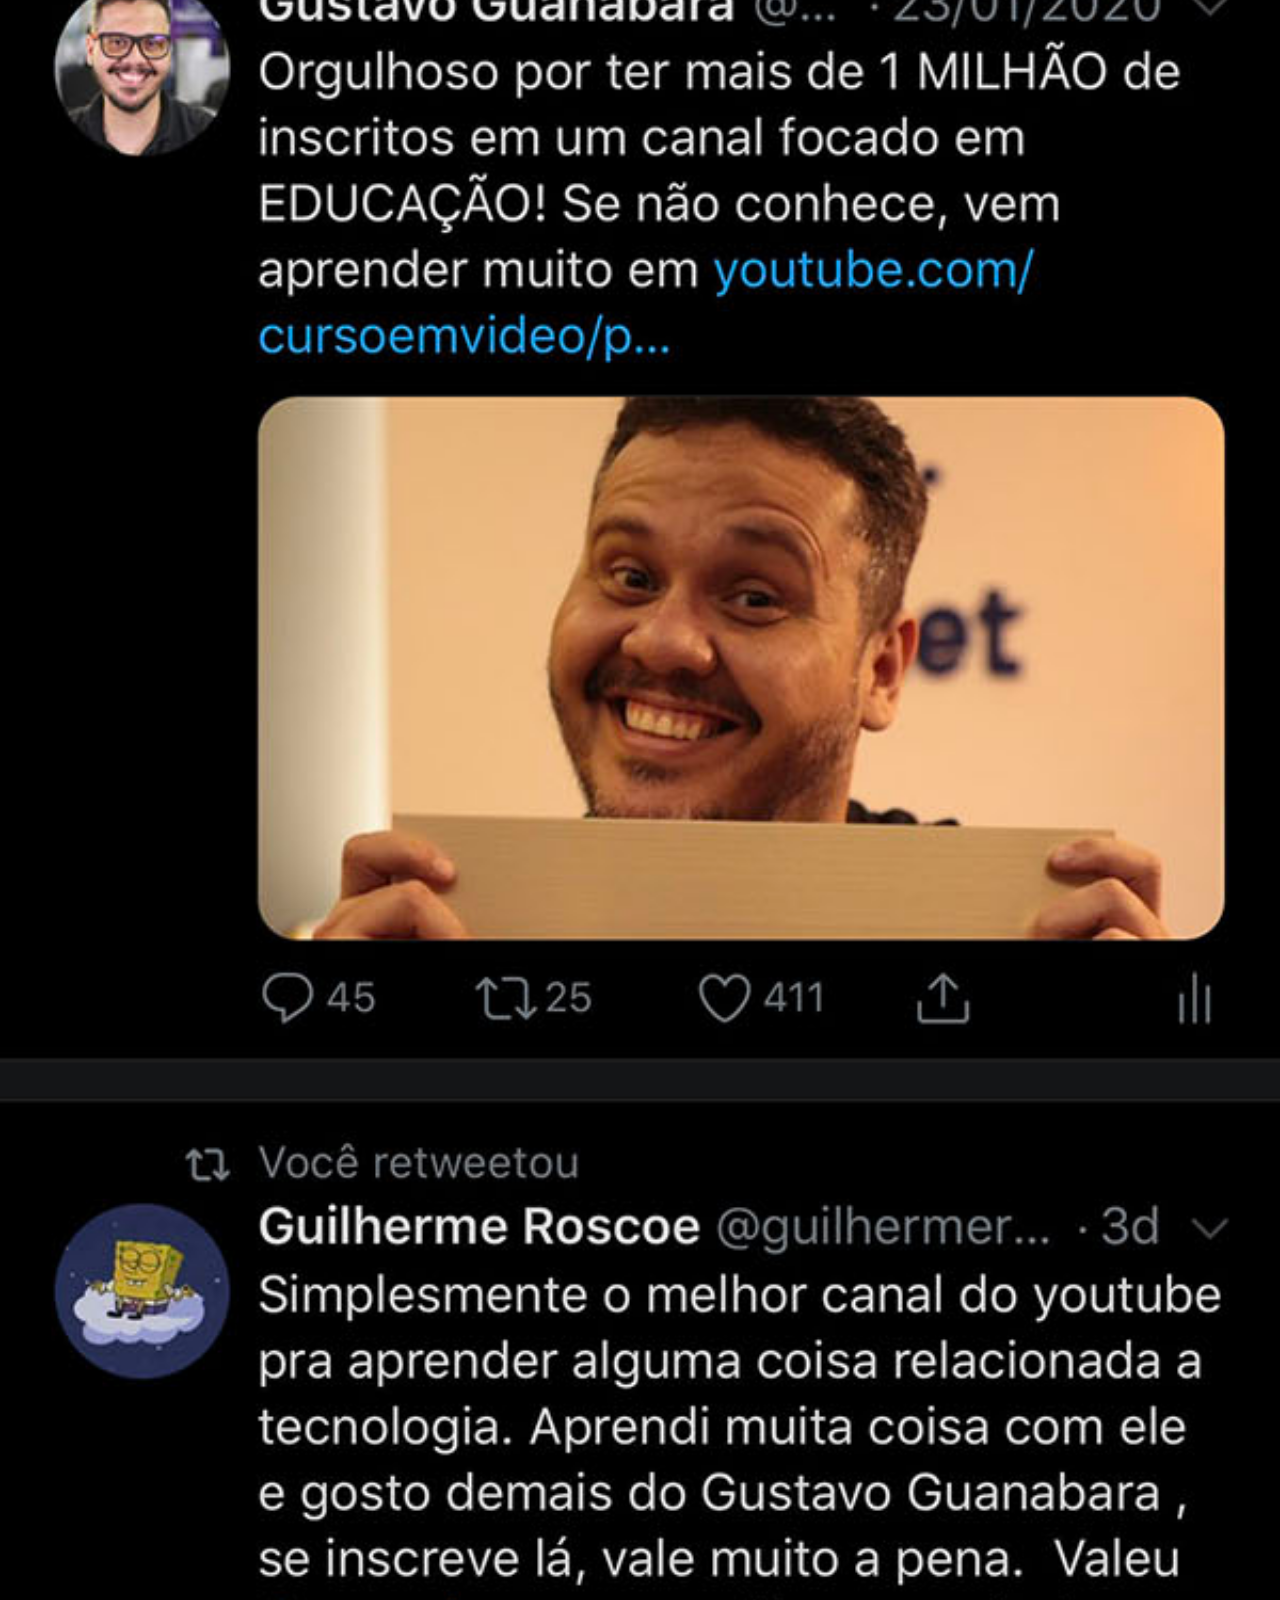
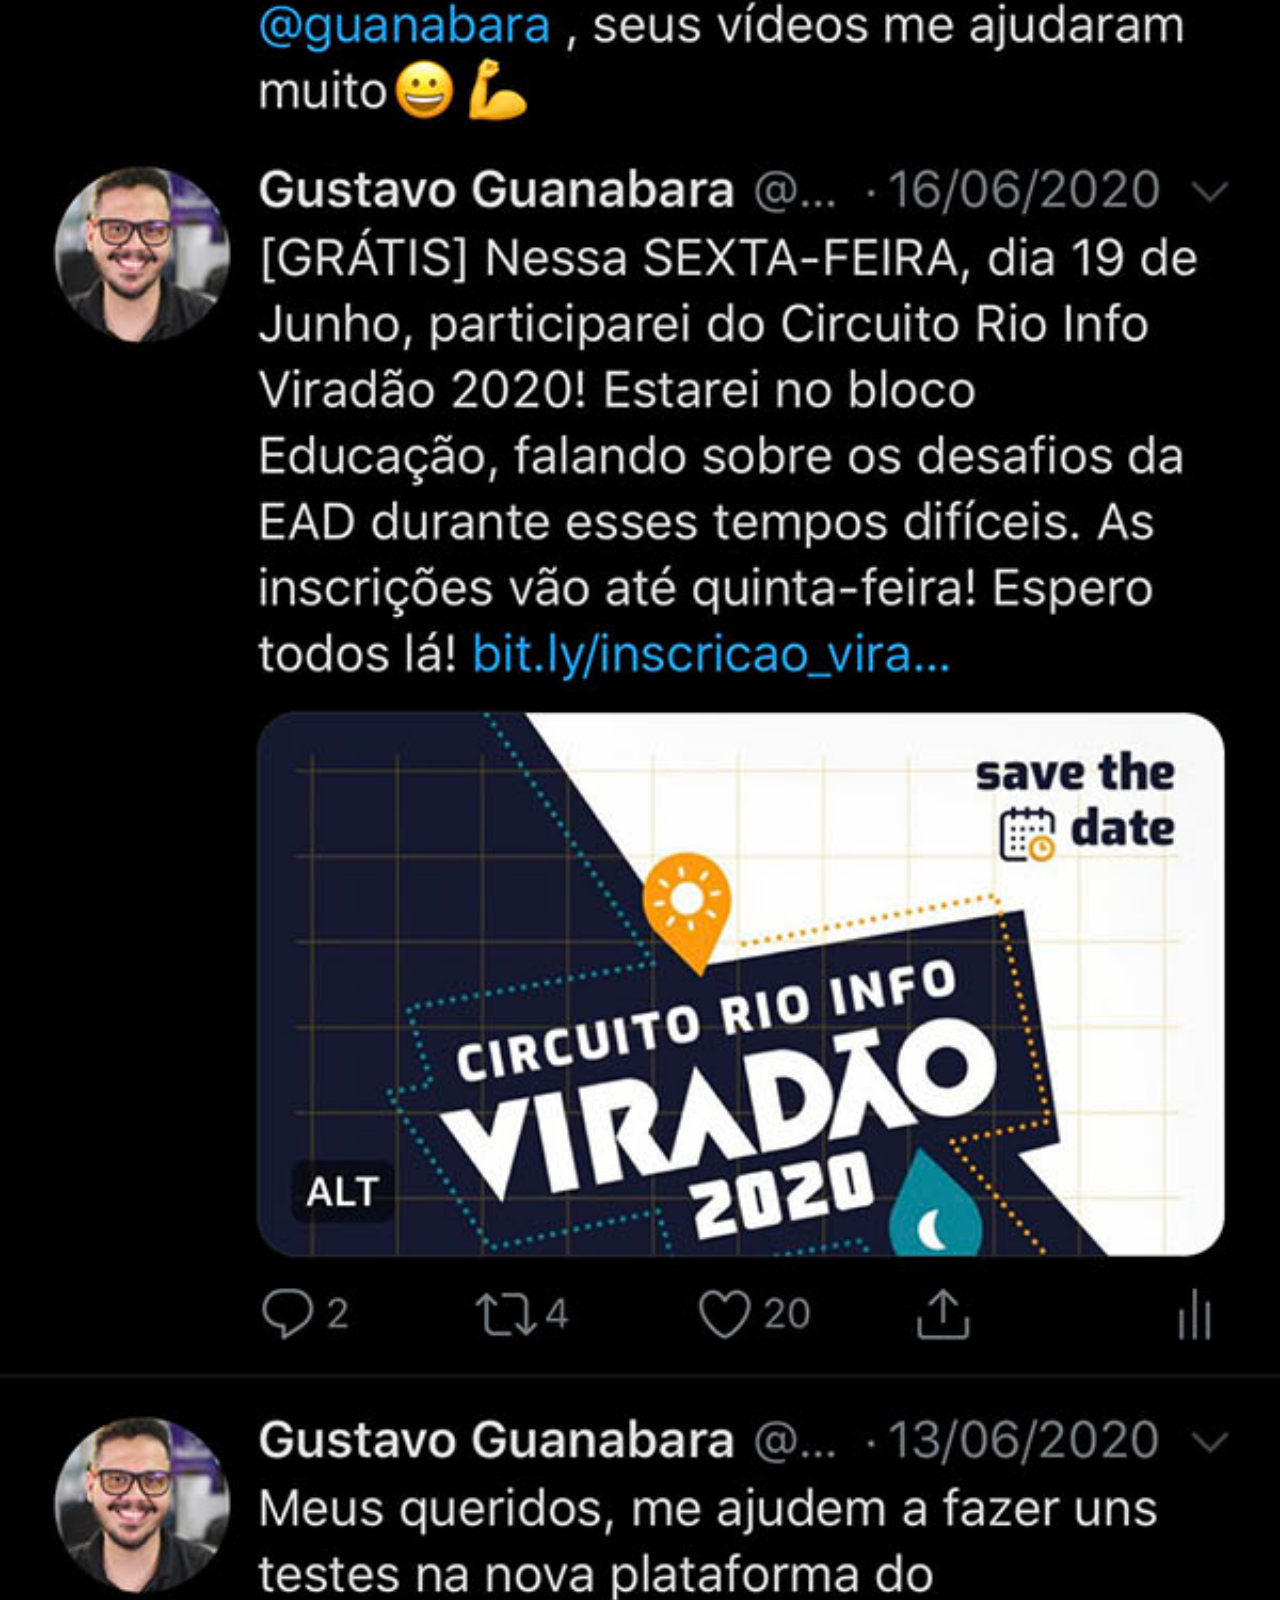
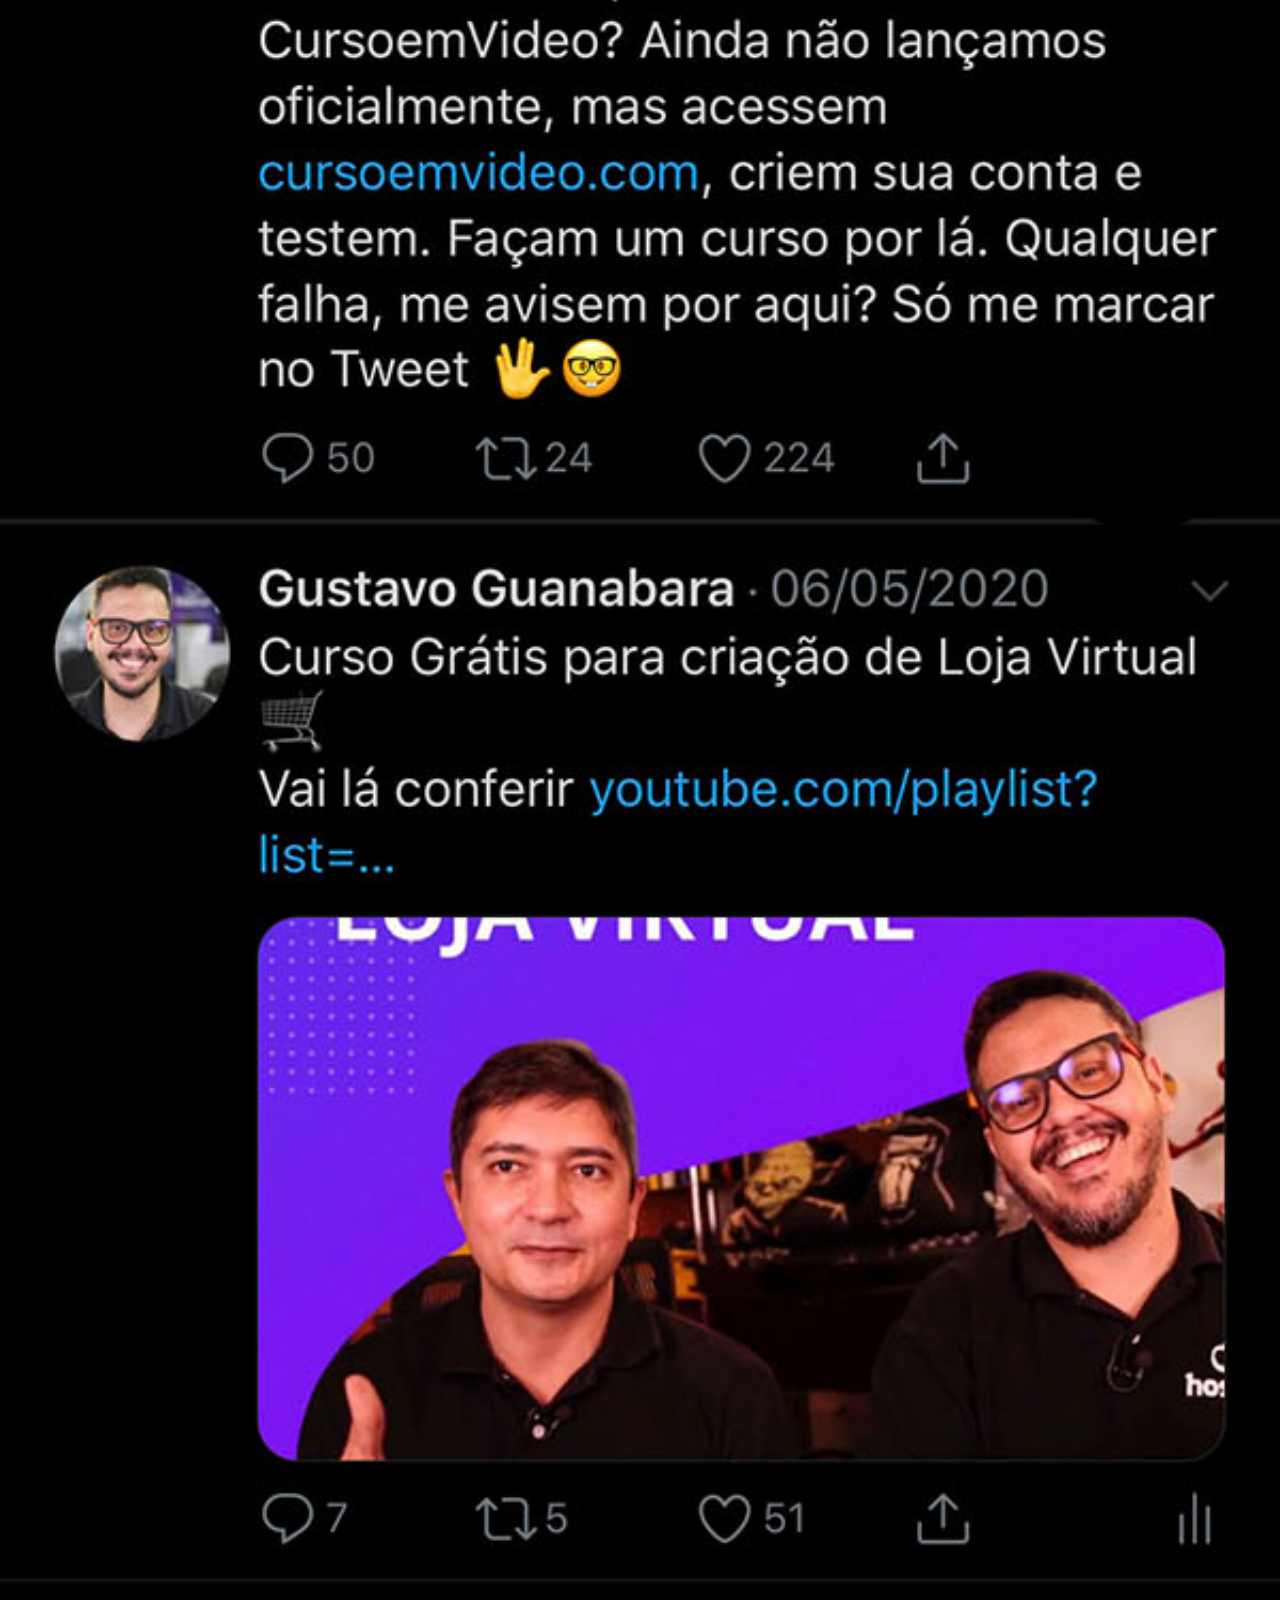
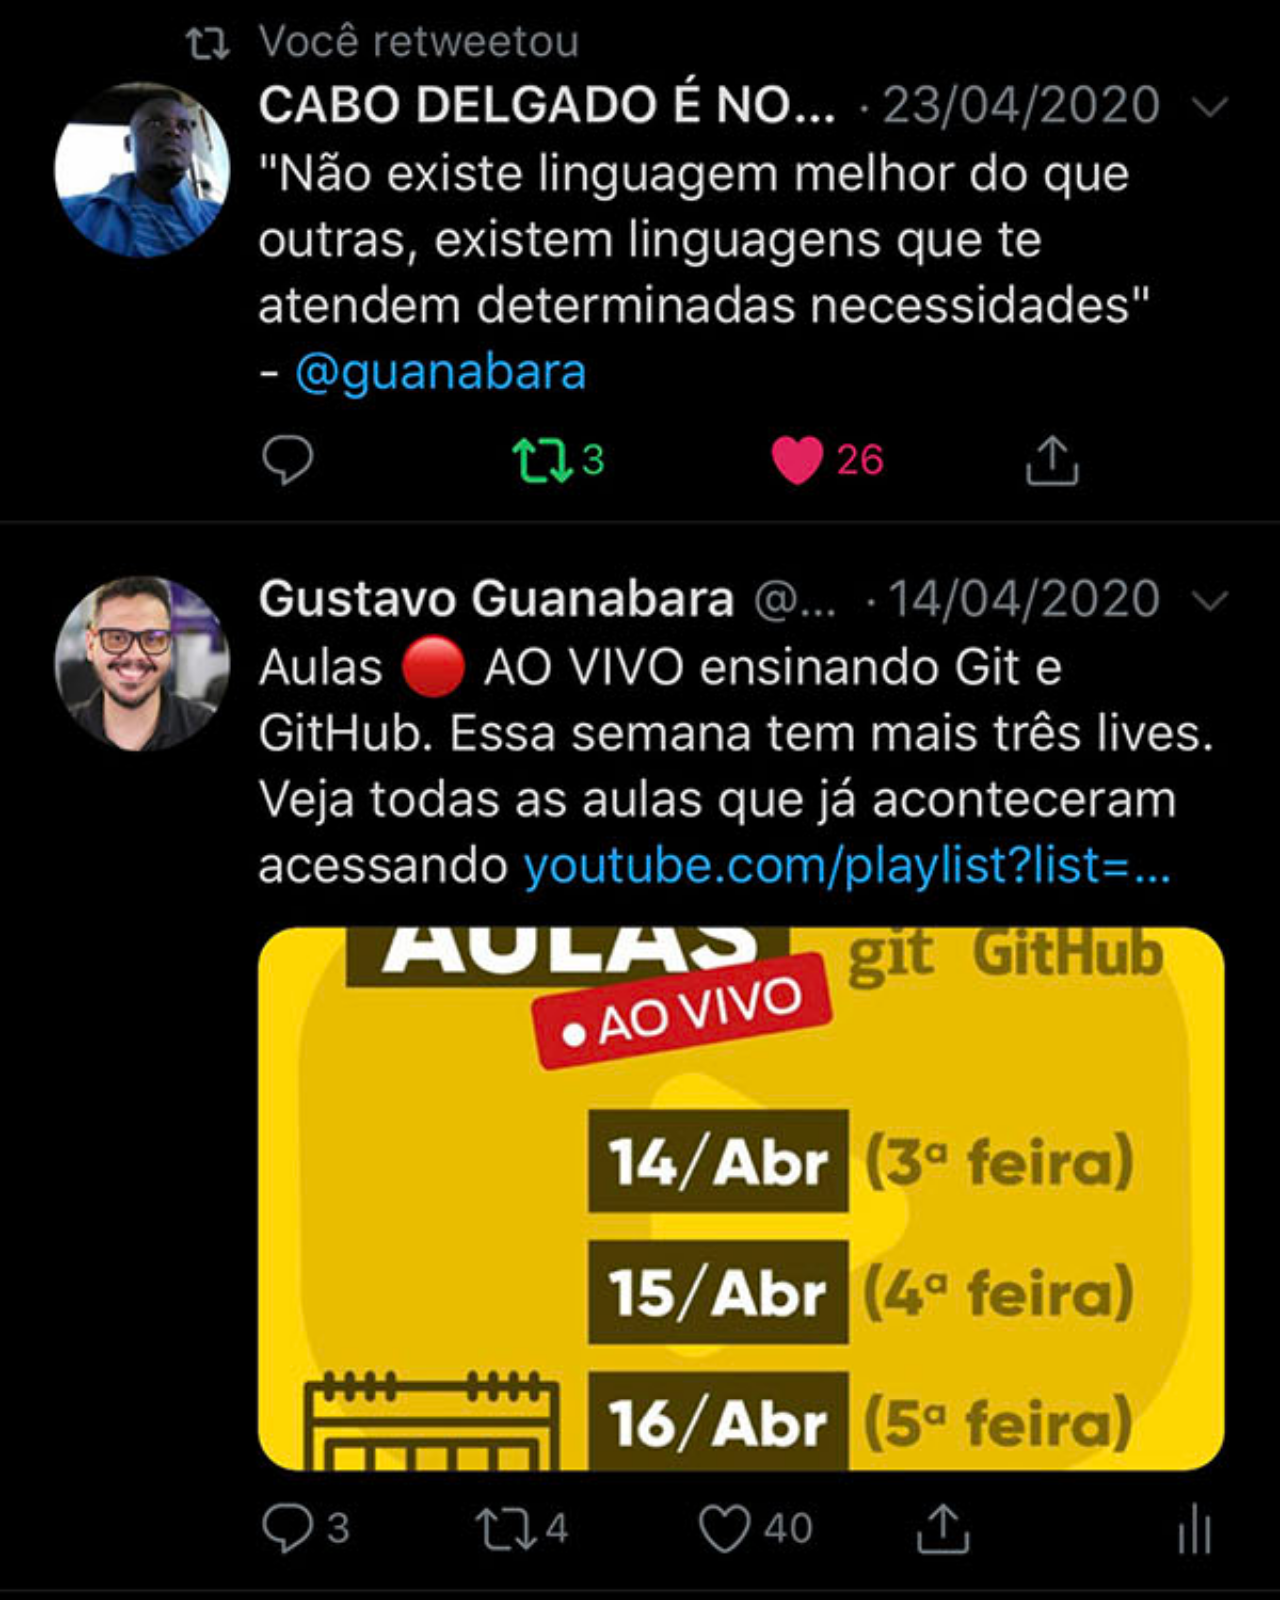
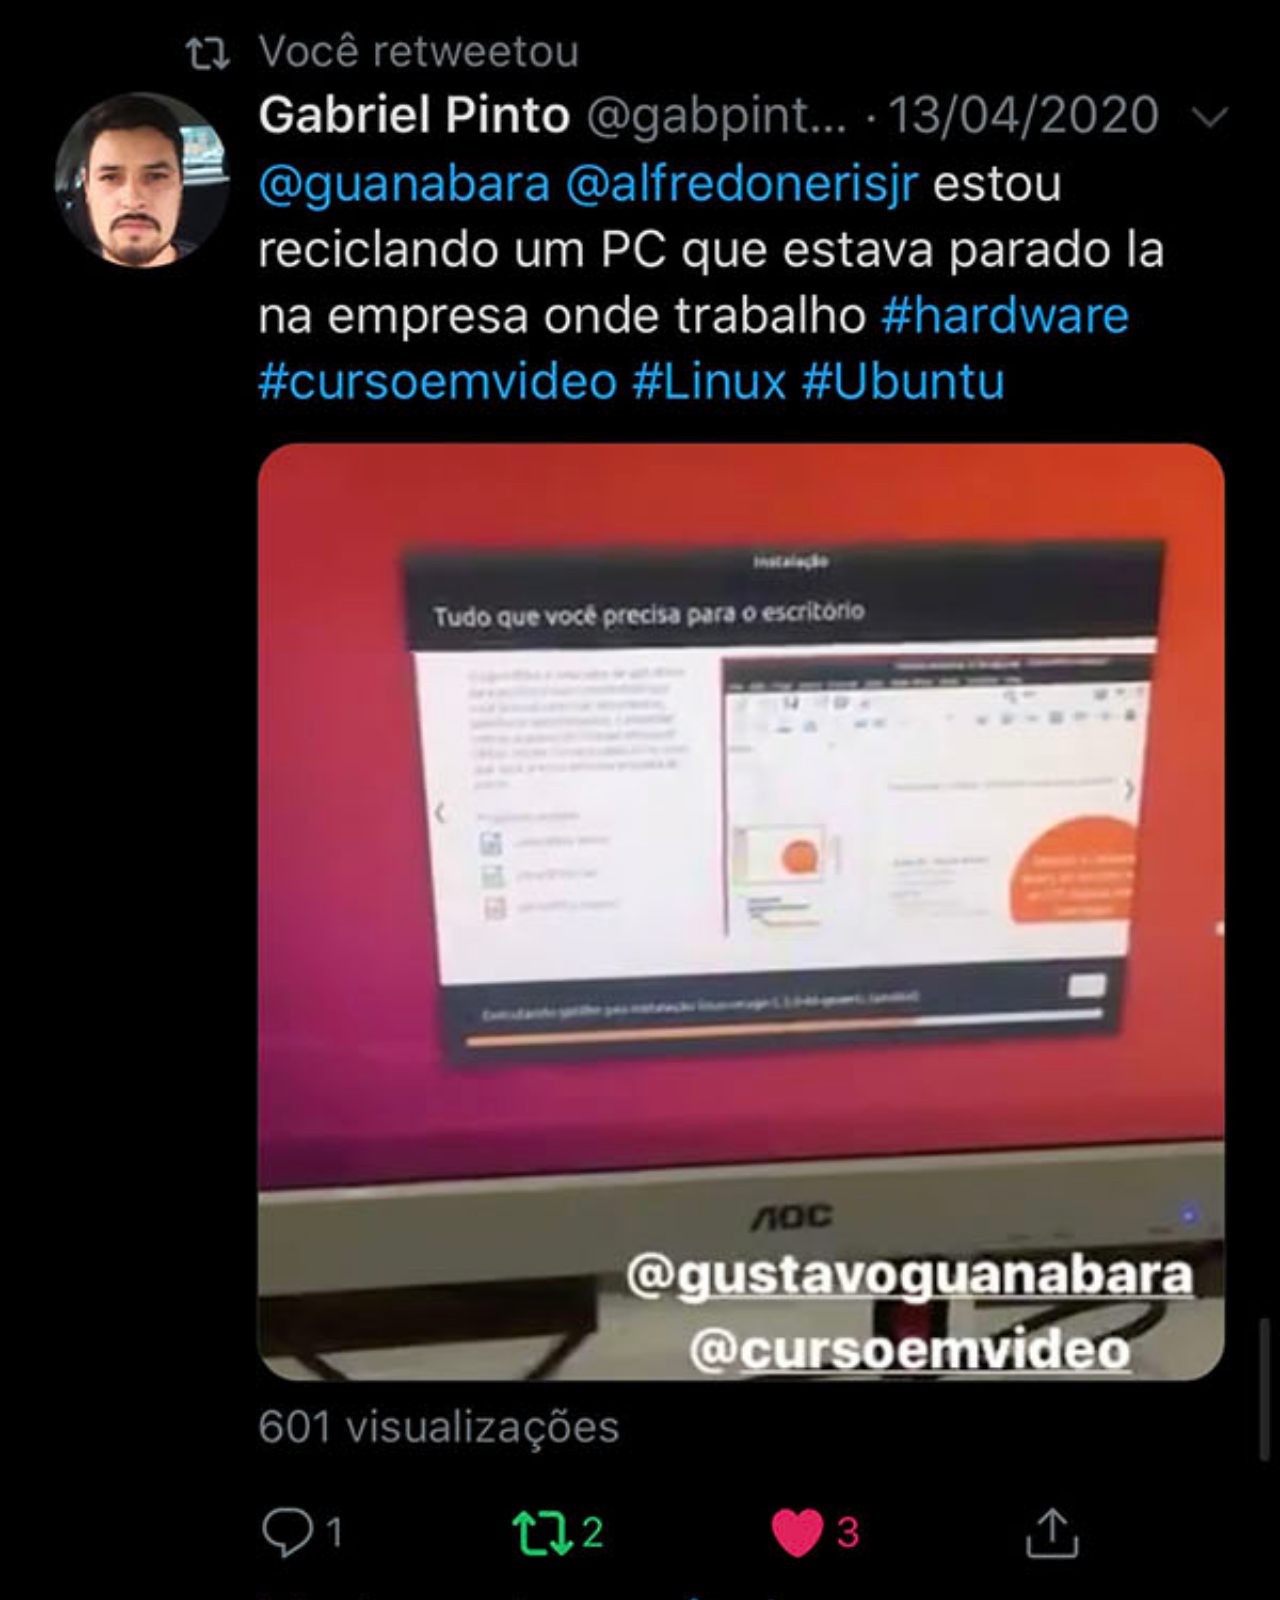
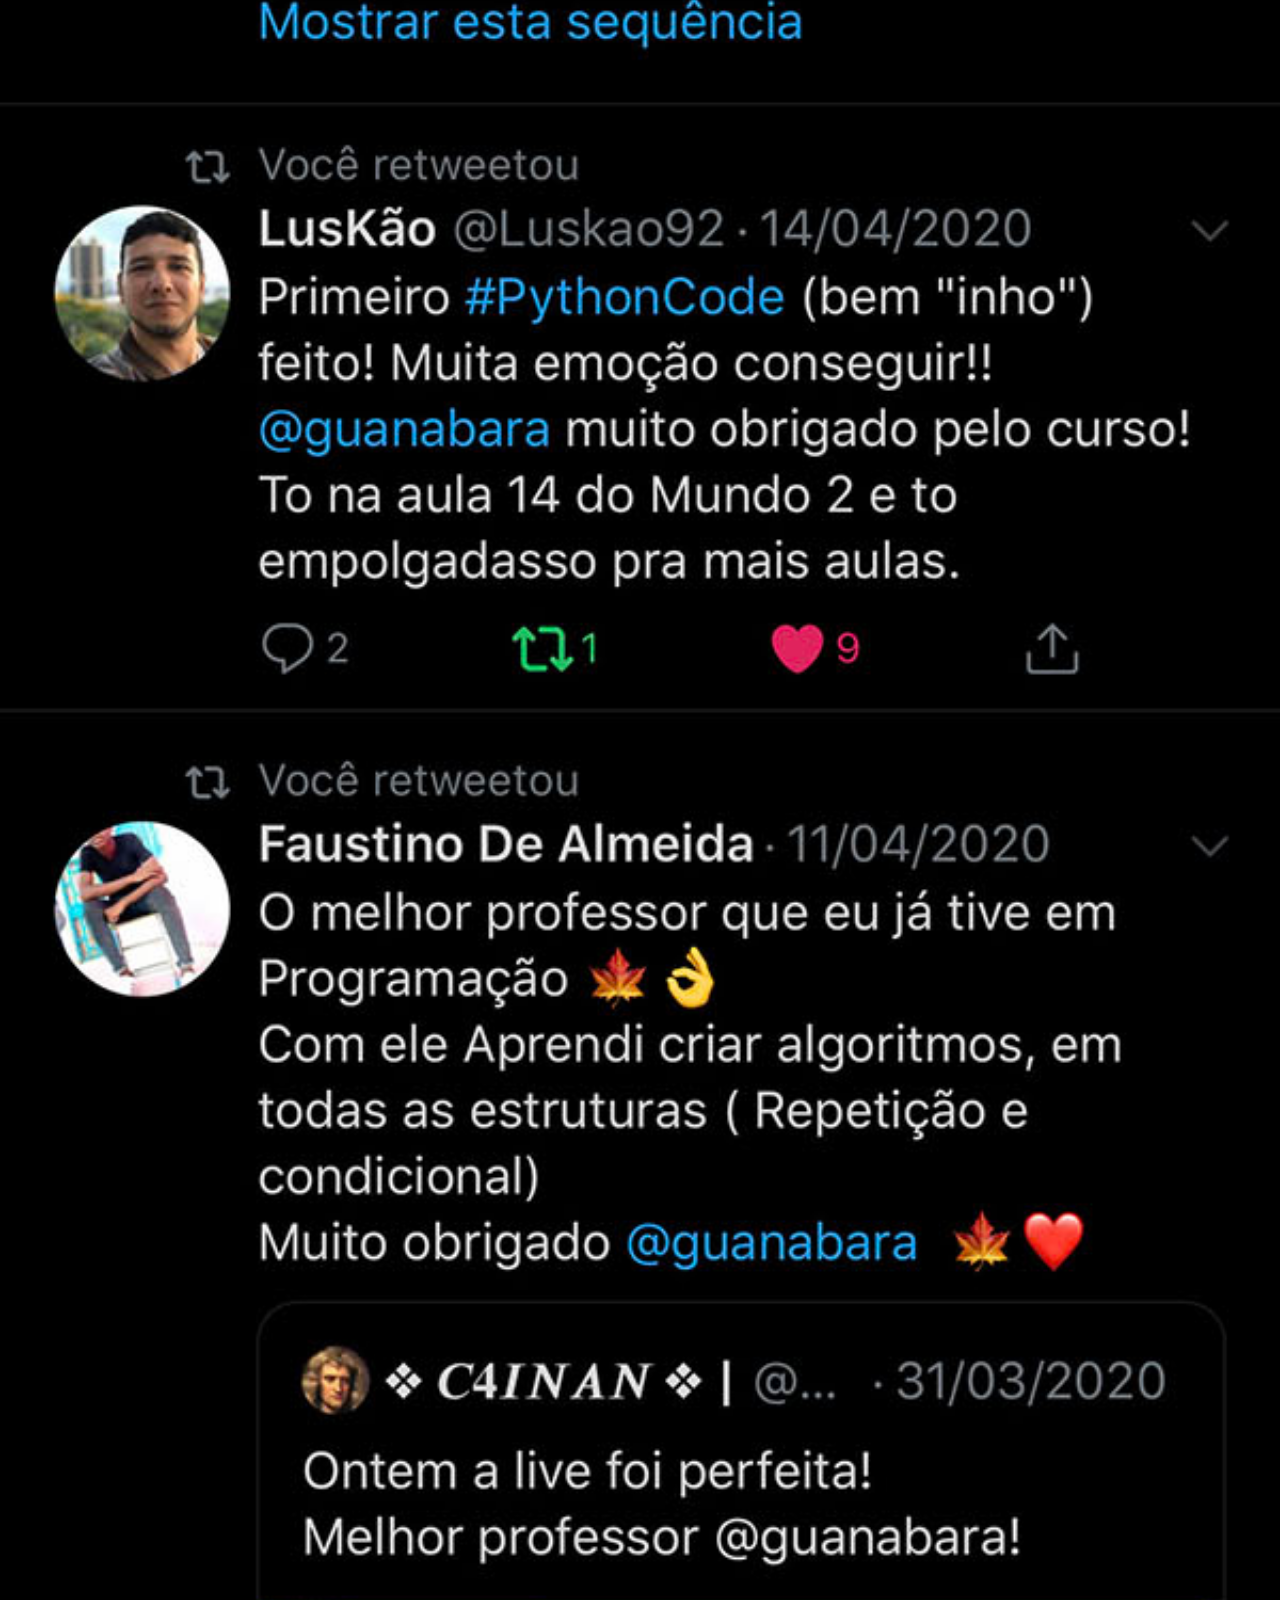
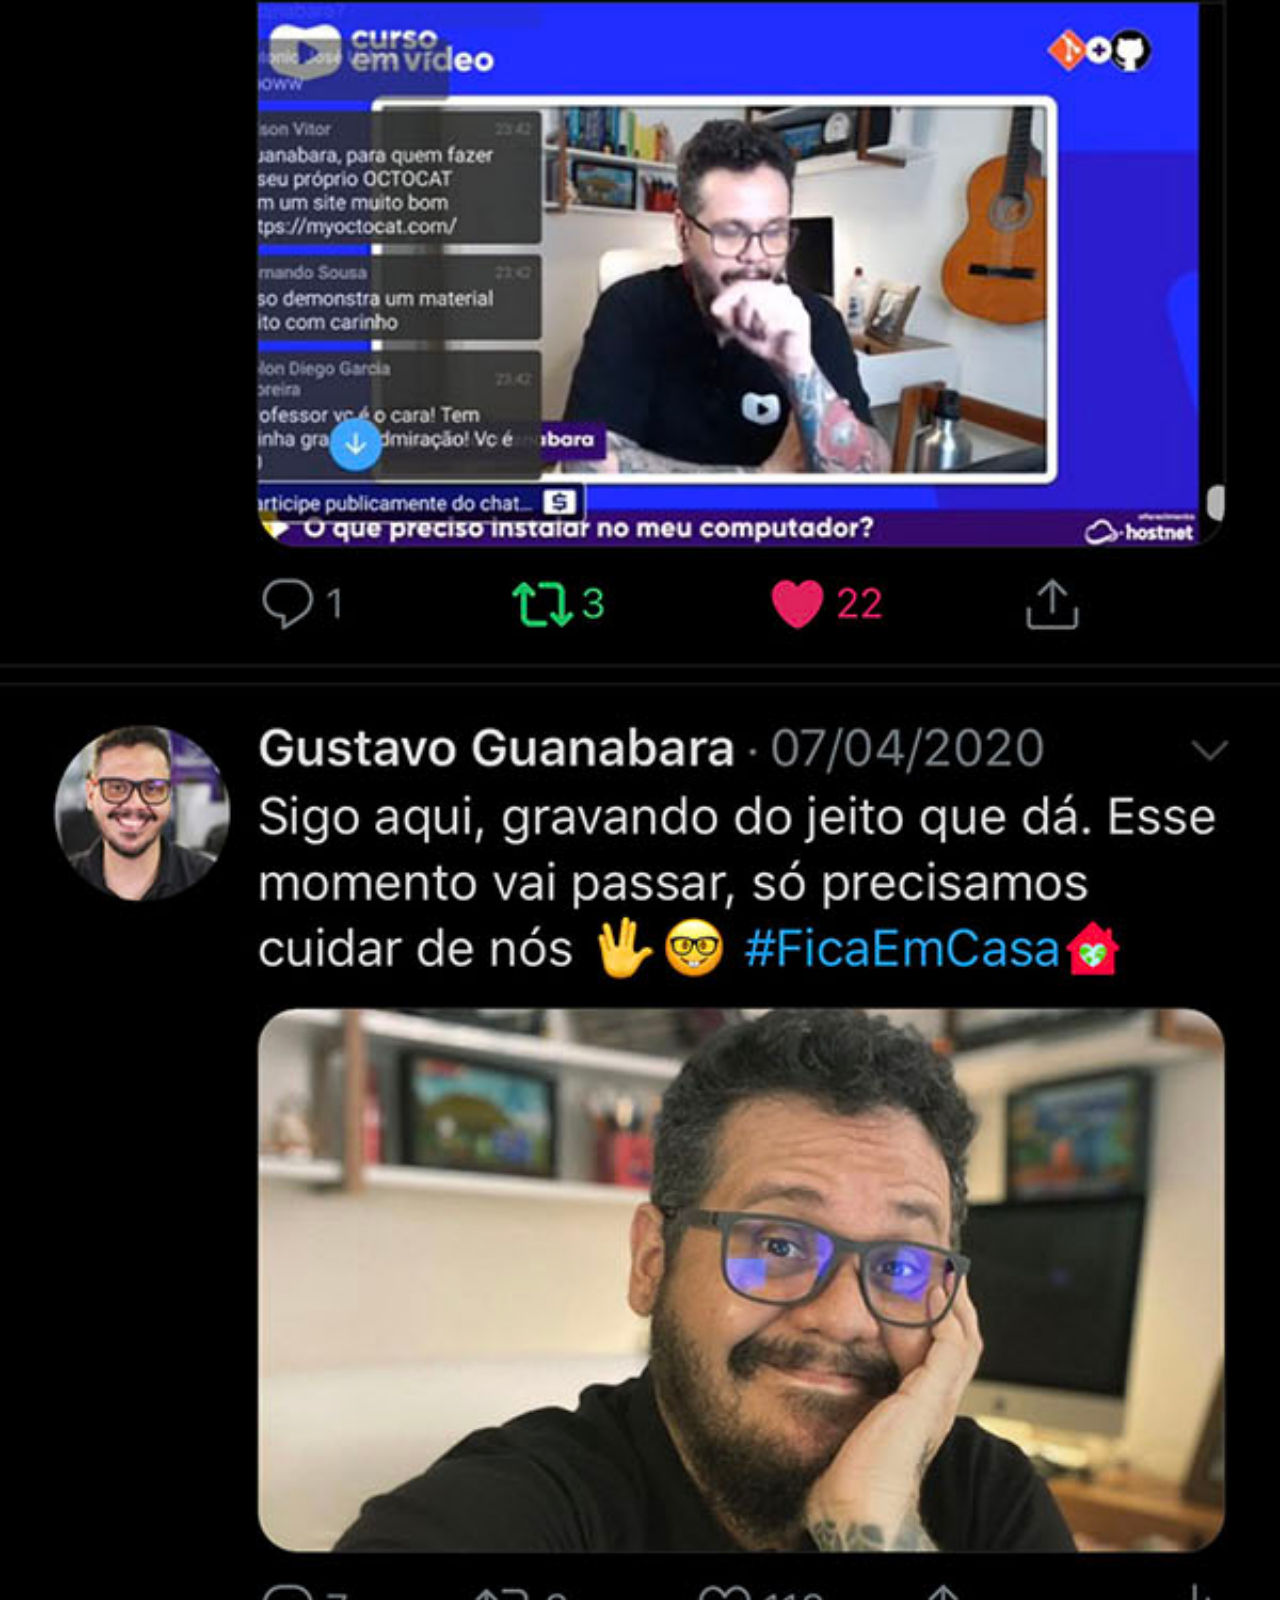
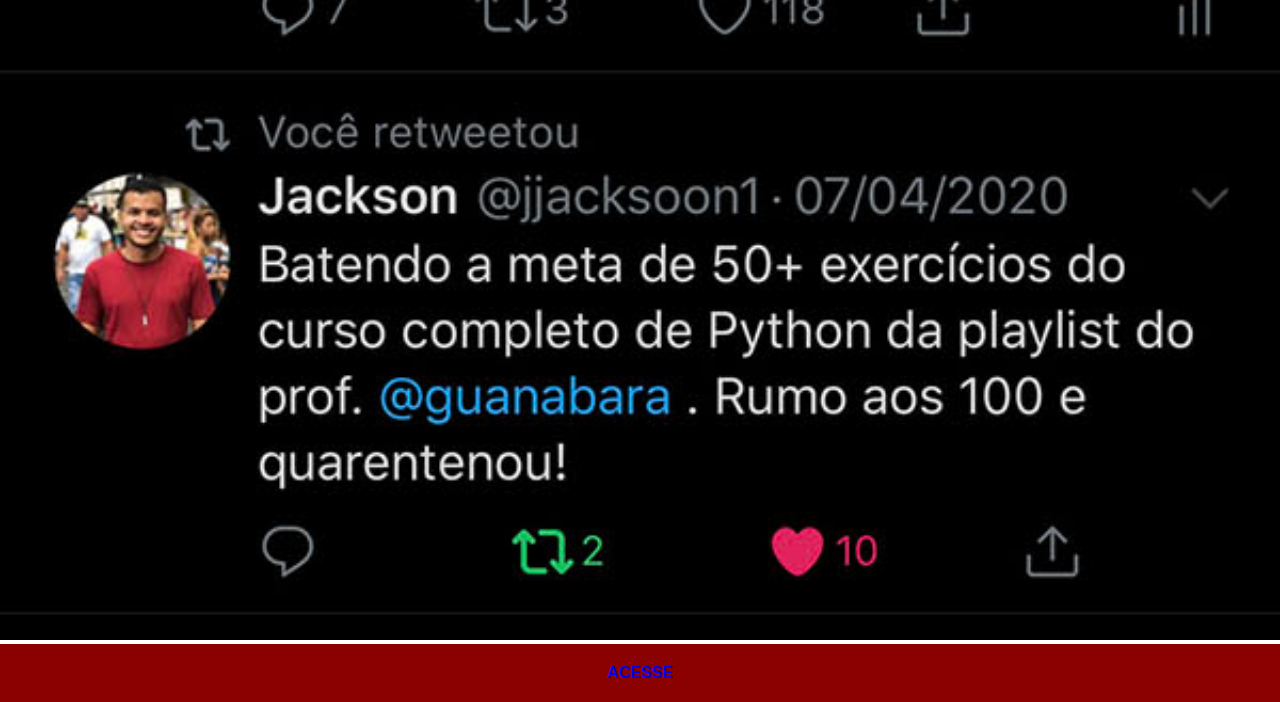
<file: twitter.html>
<!DOCTYPE html>
<html lang="pt-br">
<head>
    <meta charset="UTF-8">
    <meta name="viewport" content="width=device-width, initial-scale=1.0">
    <title>Twitter</title>
    <link rel="stylesheet" href="estilos/social.css">
</head>
<body>
    <img src="imagens/tela-twitter.jpg" alt="Twitter">
    <a href="https://x.com/guanabara" target="_blank">ACESSE</a>
</body>
</html>
</file>
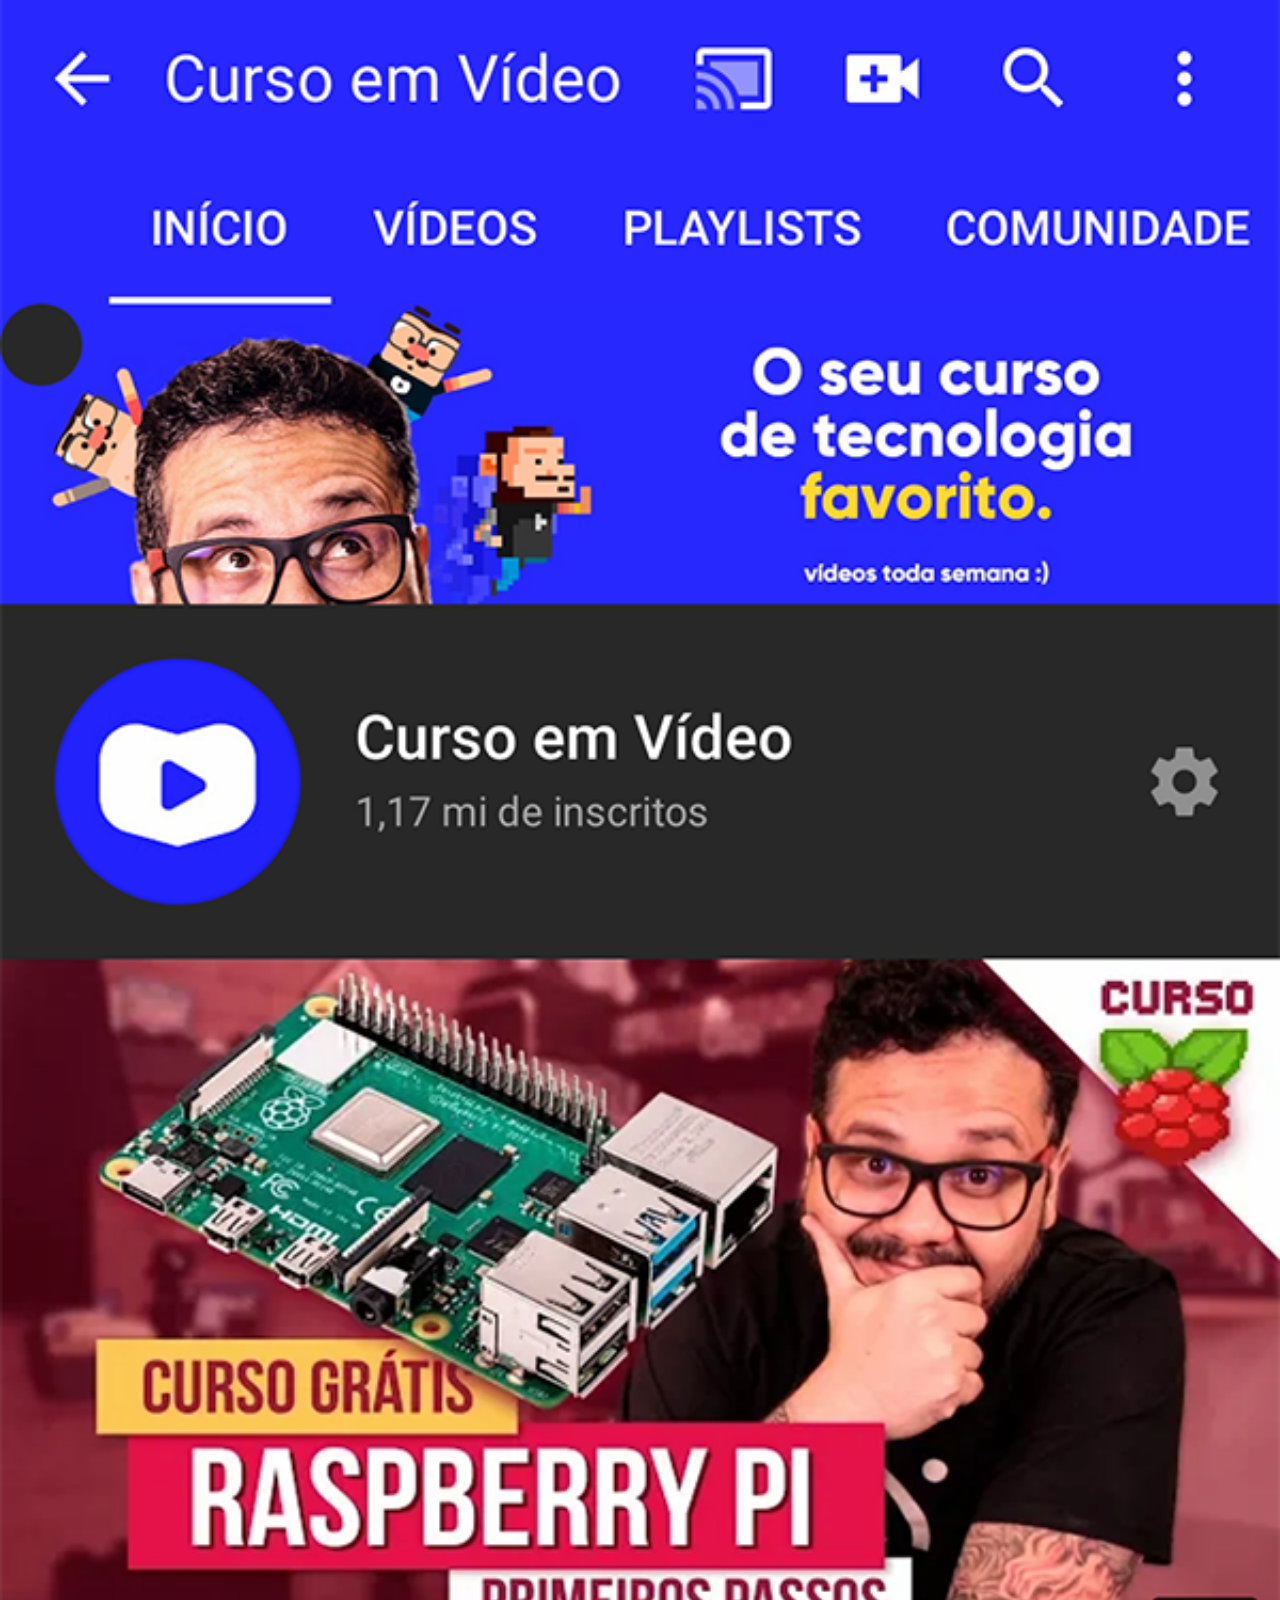
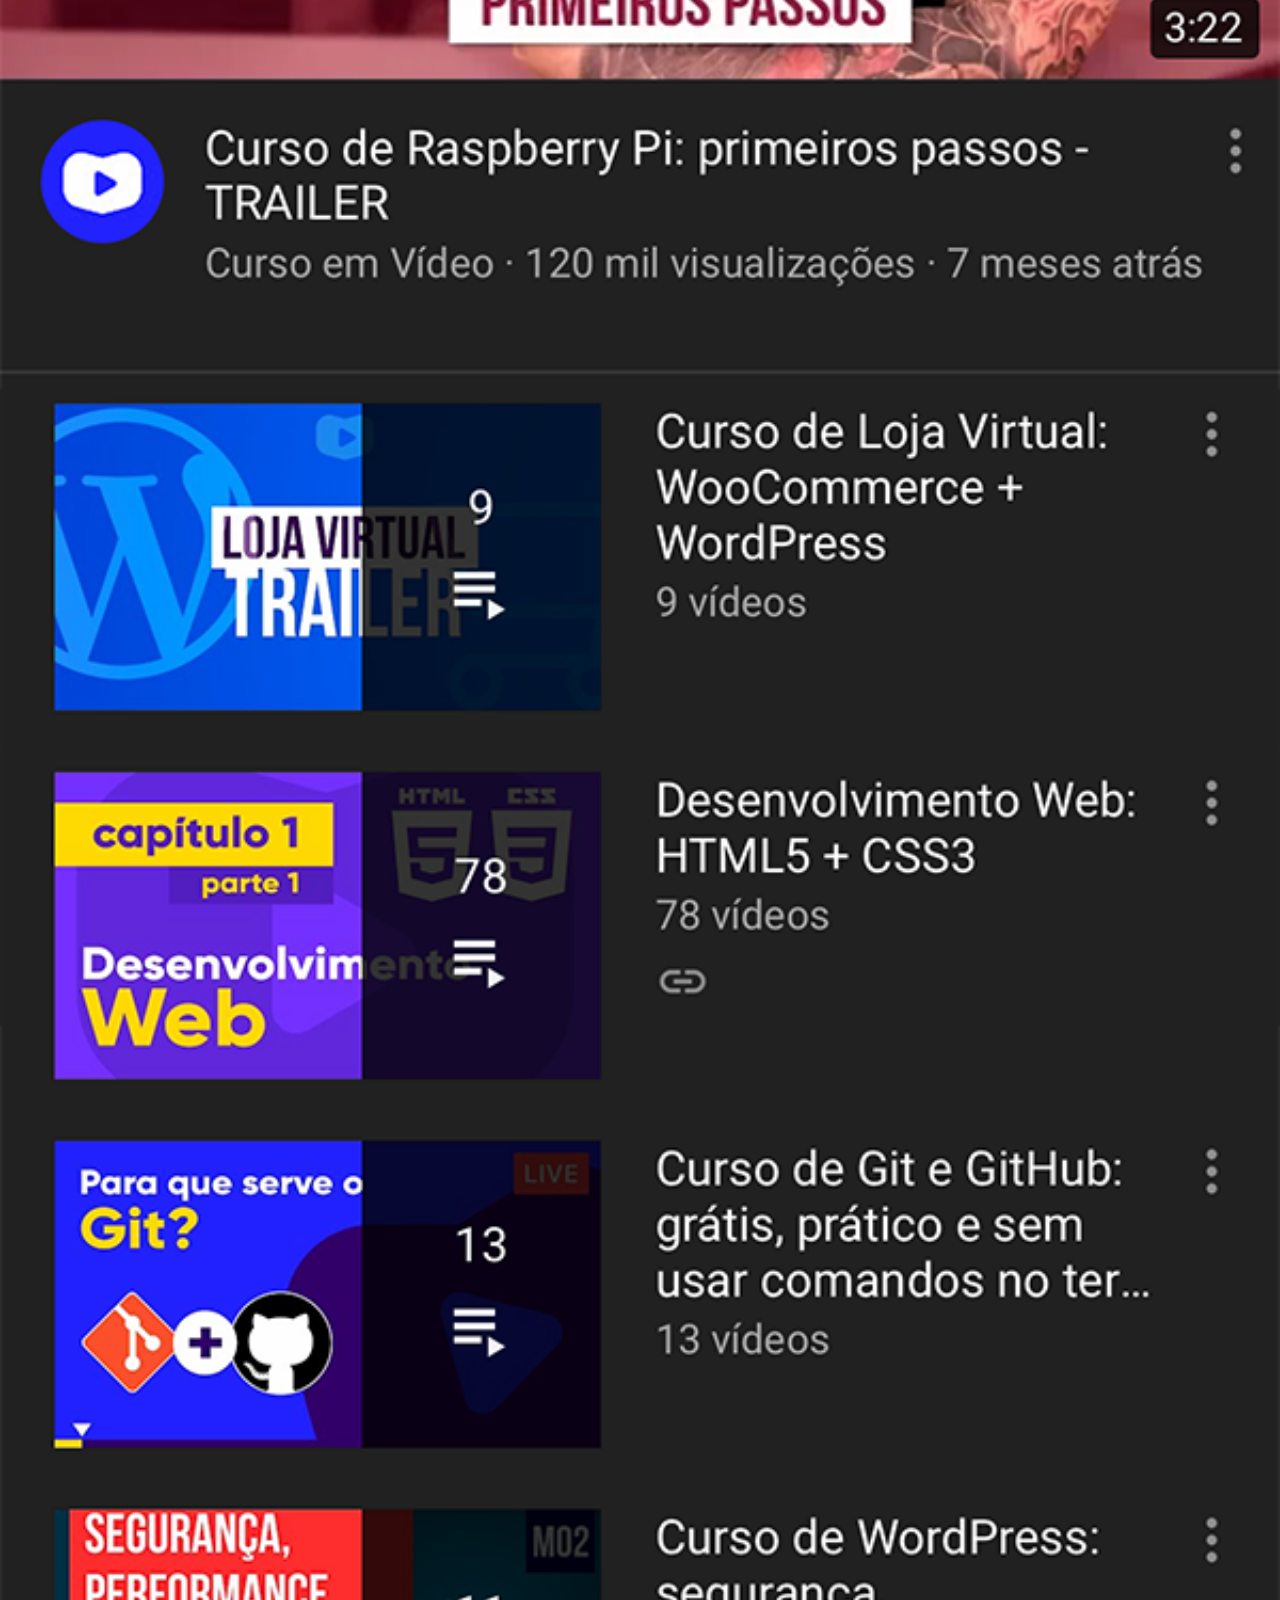
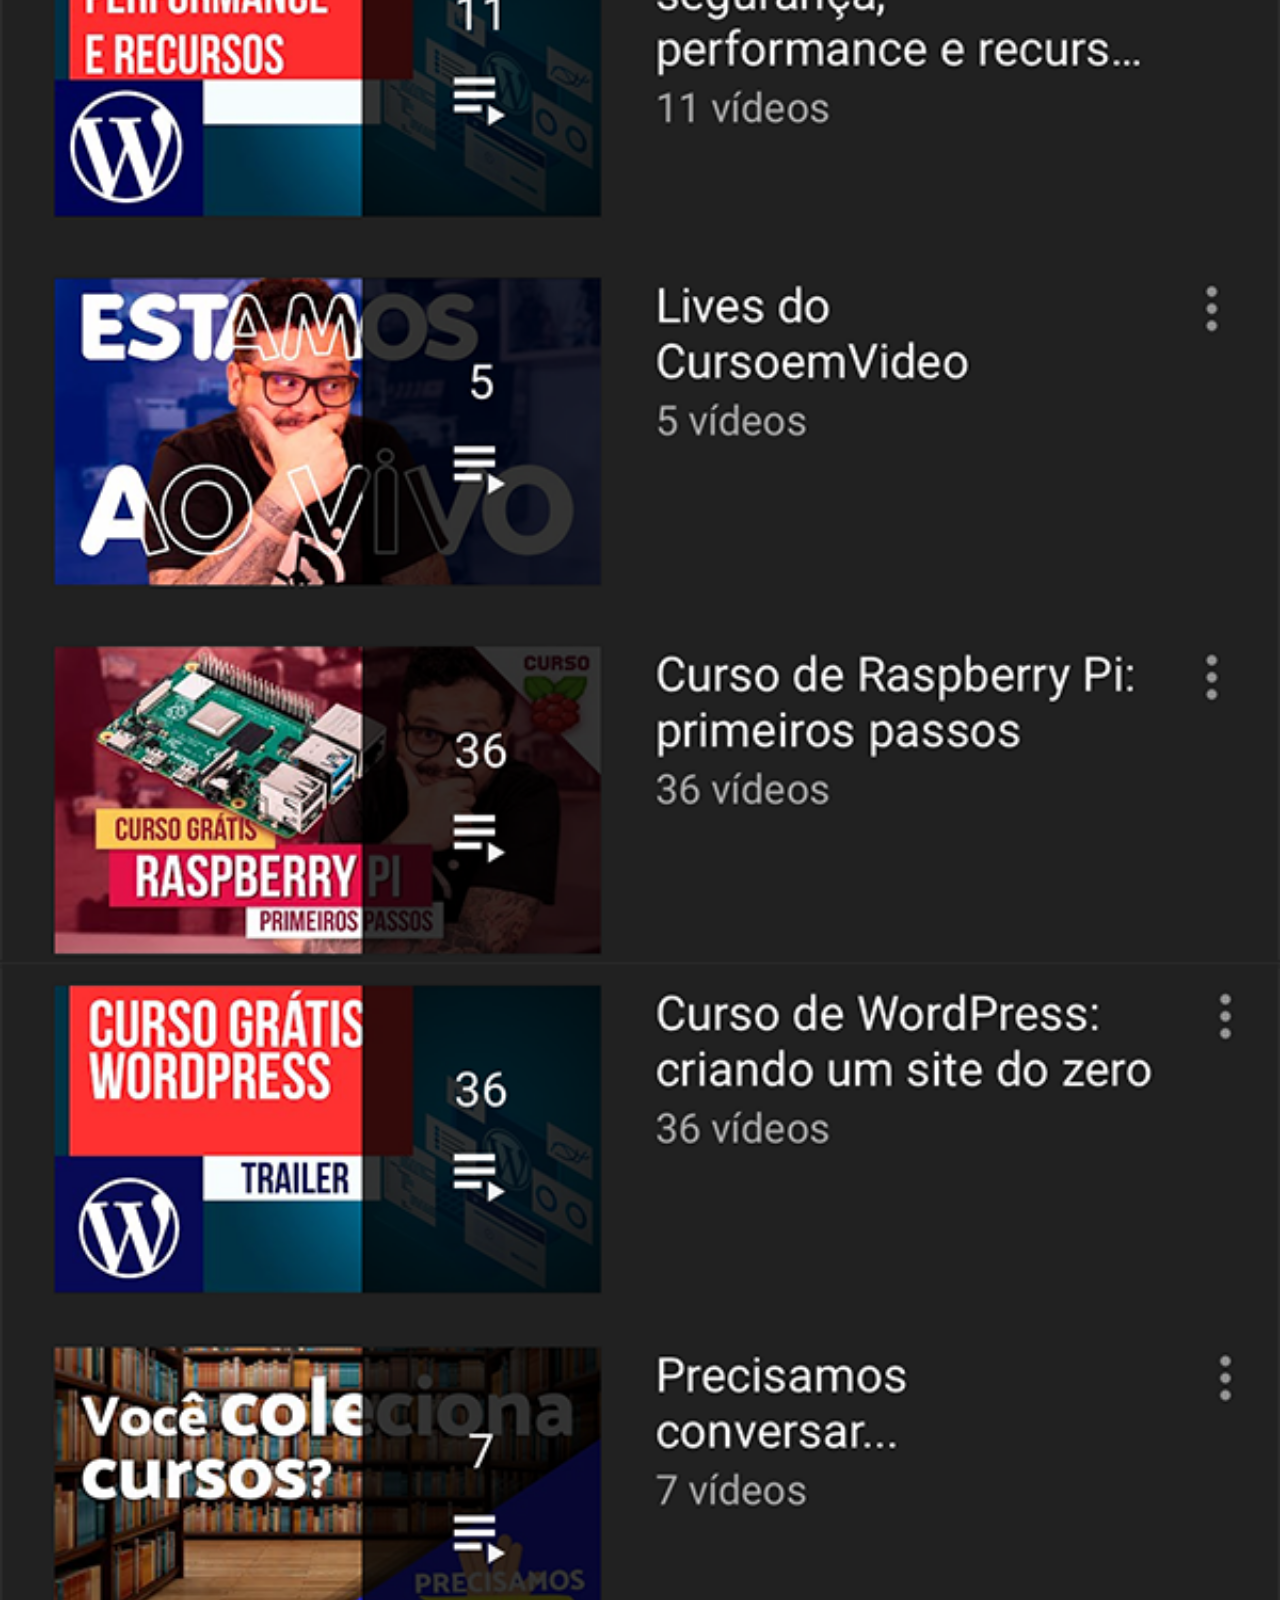
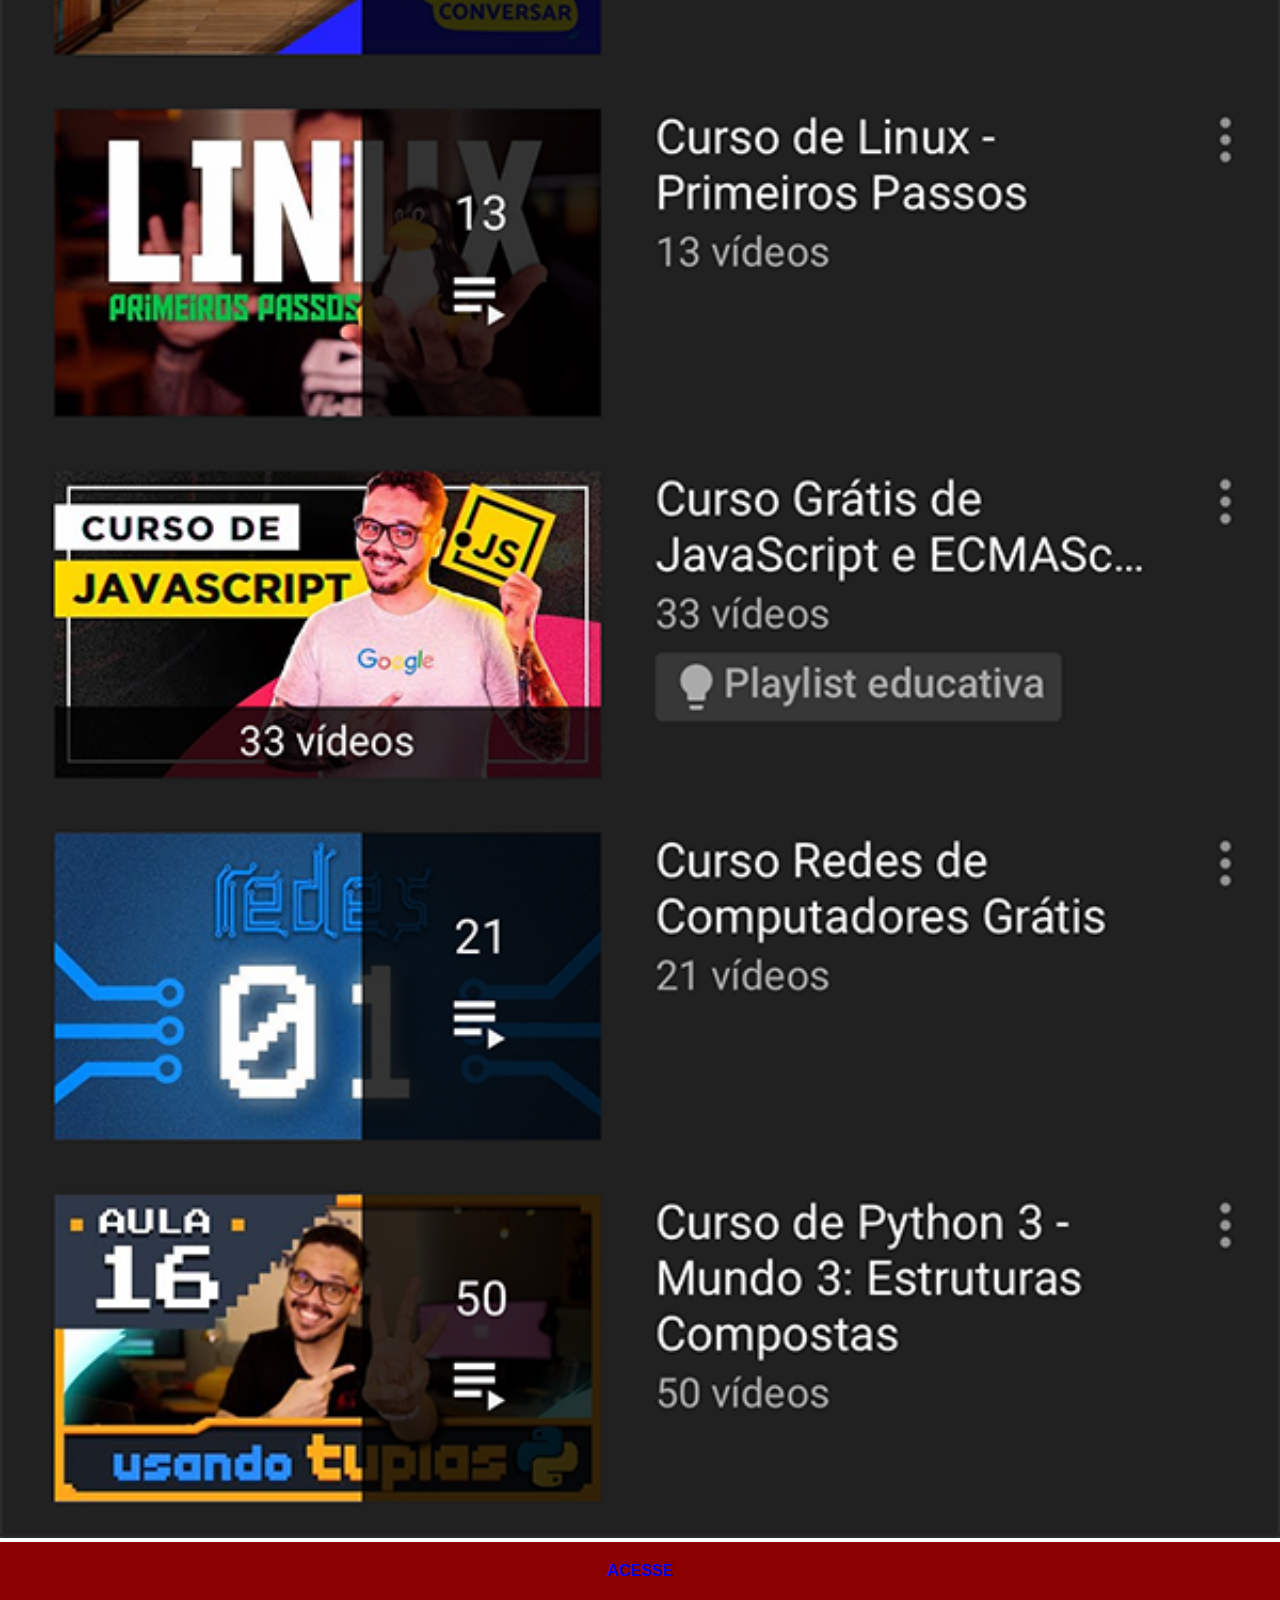
<file: youtube.html>
<!DOCTYPE html>
<html lang="pt-br">
<head>
    <meta charset="UTF-8">
    <meta name="viewport" content="width=device-width, initial-scale=1.0">
    <title>YouTube</title>
    <link rel="stylesheet" href="estilos/social.css">
</head>
<body>
    <img src="imagens/tela-youtube.png" alt="YouTube">
    <a href="https://www.youtube.com/user/cursosemvideo/playlists" target="_blank">ACESSE</a>
</body>
</html>
</file>
<file: estilos/style.css>
@charset "UTF-8";

* {
    margin: 0px;
    padding: 0px;
    font-family: Arial, Helvetica, sans-serif;
}

html, body {
    height: 100vh;
    width: 100vw;
    background-color: black;
}

body {
    background: url('../imagens/fundo-madeira.jpg') no-repeat top center;
    background-size: cover;
    background-attachment: fixed;
}

main {
    position: relative;
    height: 100vh;
}

section#telefone {
    position: absolute;
    top: 50%;
    left: 50%;
    transform: translate(-50%, -50%);

    height: 627px;
    width: 311px;
    background: url('../imagens/frame-iphone.png');


}

iframe#tela {
    position: relative;
    top: 80px;
    left: 22px;
    width: 267px;
    height: 471px;
}

section#redes-sociais {
    text-align: right;
}

section#redes-sociais > a > img {
    width: 50px;
    margin: 10px;
    border-radius: 50%;
    box-shadow: 2px 2px 5px rgba(0, 0, 0, 0.400);
    box-sizing: border-box;
}

section#redes-sociais img:hover {
    border: 2px solid rgba(255, 255, 255, 0.600);
    transform: translate(-3px, -3px);
    box-shadow: 5px 5px 10px rgba(0, 0, 0, 0.600);
    transition: transform .3s, border 0.3s;
}
</file>
<file: estilos/social.css>
@charset "UTF-8";
* {
    margin: 0px;
    padding: 0px;
    font-family: Arial, Helvetica, sans-serif;
}

::-webkit-scrollbar{
    width: 0px;
    height: 0px;
}

img {
    width: 100vw;

}

a {
    display: block;
    background-color: darkred;
    padding: 20px;
    text-align: center;
    font-weight: bolder;
    text-decoration: none;
}
a:hover {
    background-color: red;
}
</file>
